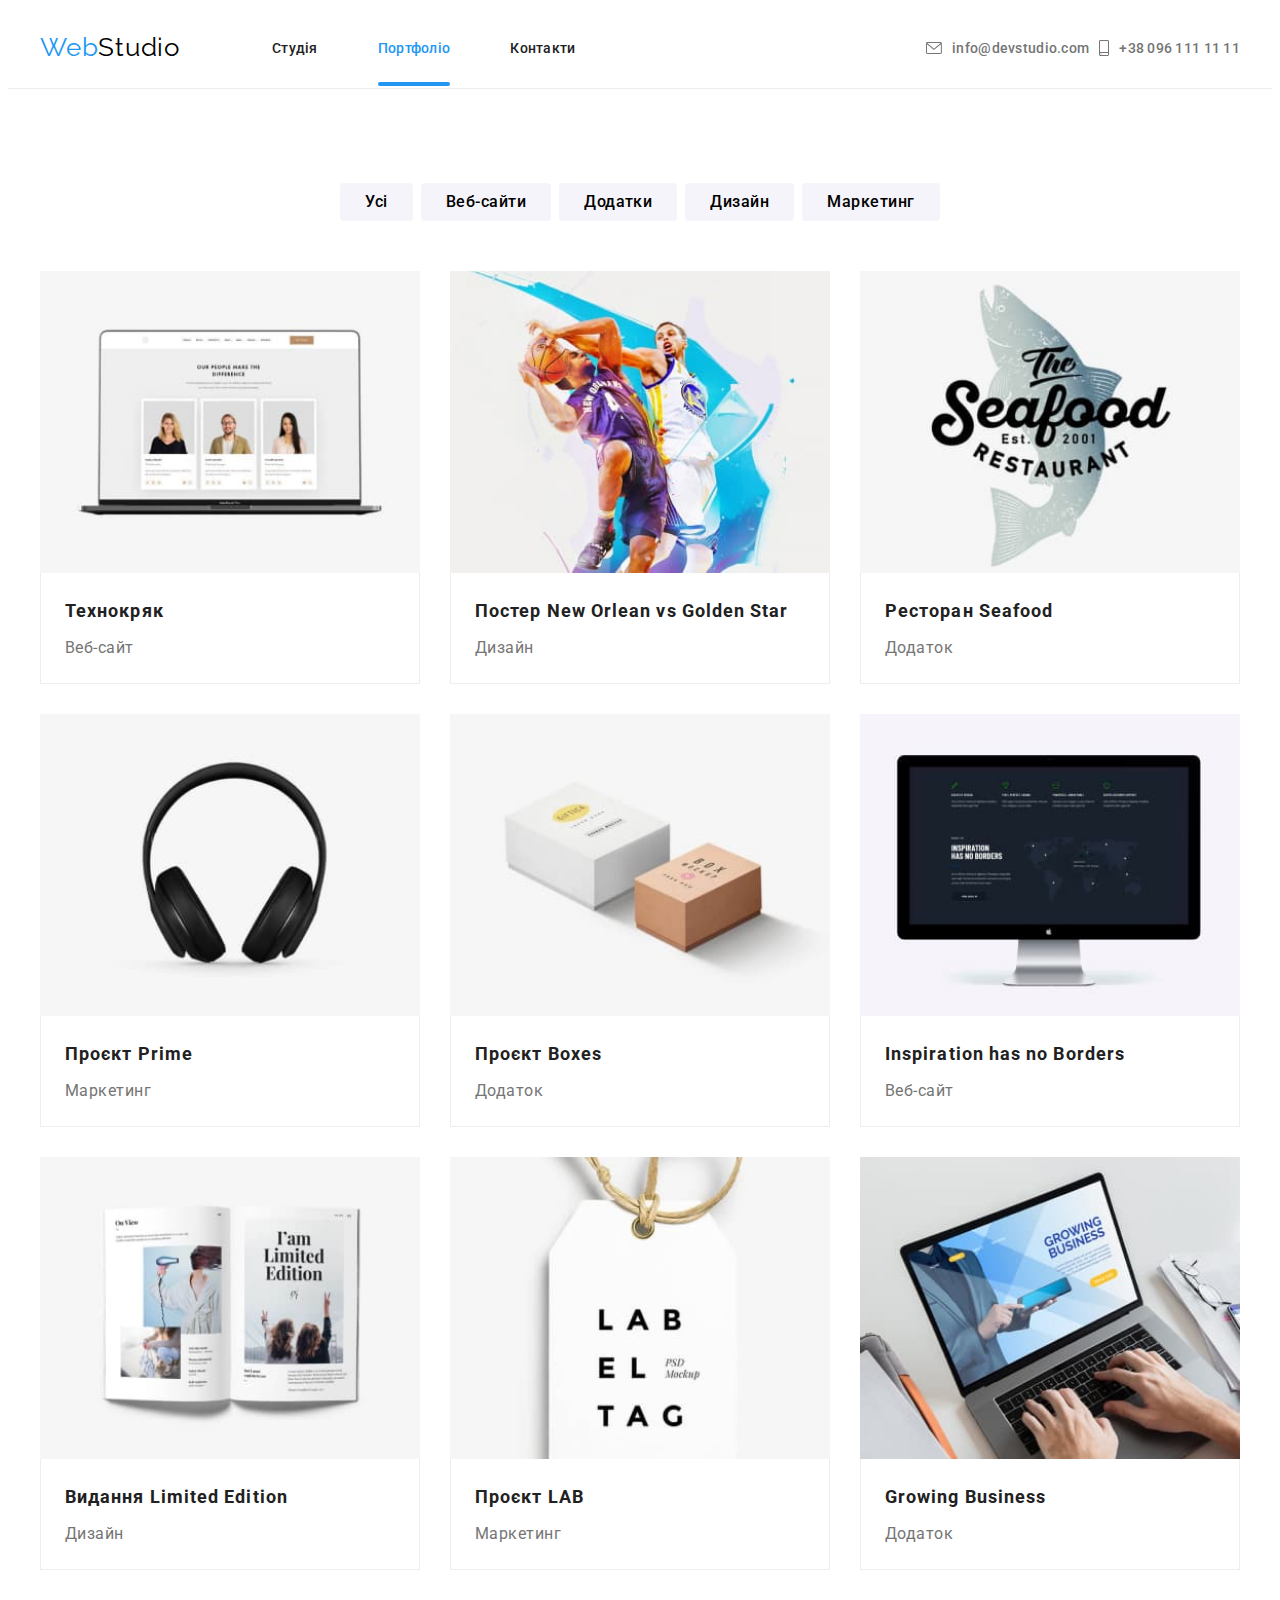
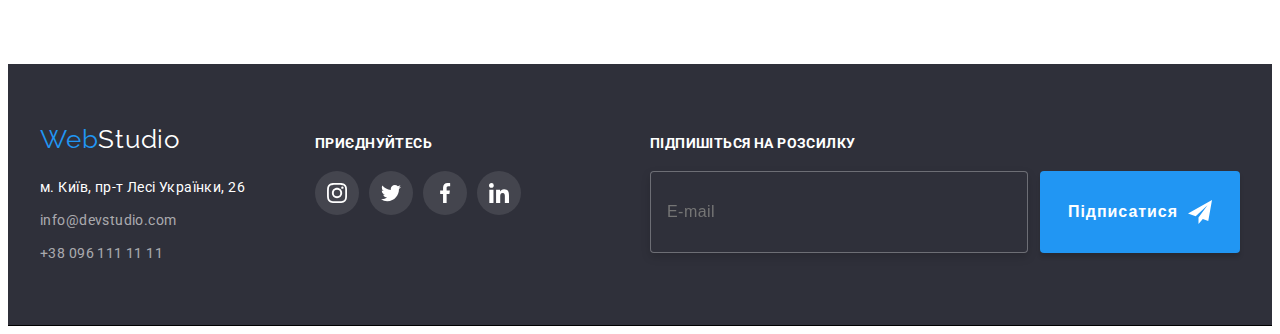
<file: portfolio.html>
<!DOCTYPE html>
<html lang="uk">
<head>
    <meta charset="UTF-8">
    <meta http-equiv="X-UA-Compatible" content="IE=edge">
    <meta name="viewport" content="width=device-width, initial-scale=1.0">
    <title>Портфоліо</title>
    <link rel="preconnect" href="https://fonts.googleapis.com">
    <link rel="preconnect" href="https://fonts.gstatic.com" crossorigin>
    <link href="https://fonts.googleapis.com/css2?family=Raleway:wght@700&family=Roboto:wght@400;500;700;900&display=swap"
        rel="stylesheet">

    <link rel="stylesheet" href="https://cdnjs.cloudflare.com/ajax/libs/modern-normalize/1.1.0/modern-normalize.min.css"
        integrity="sha512-wpPYUAdjBVSE4KJnH1VR1HeZfpl1ub8YT/NKx4PuQ5NmX2tKuGu6U/JRp5y+Y8XG2tV+wKQpNHVUX03MfMFn9Q=="
        crossorigin="anonymous" referrerpolicy="no-referrer" />

    <link rel="stylesheet" href="./css/main.min.css">

    <link rel="stylesheet" href="./css/styles.css">

</head>

<body class="page">

    <!--Шапка сайту-->
    
    <header class="page__header">
        <div class="container header-container">
            <nav class="nav">
                <a class="logo" href="./index.html"><span lang="en" class="logospan">Web</span>Studio</a>

                <ul class="nav__list list">
                    <li class="nav__item">
                        <a class="nav__link link" href="./index.html">Студія</a>
                    </li>
                    <li class="nav__item">
                        <a class="nav__link link current" href="./portfolio.html">Портфоліо</a>
                    </li>
                    <li class="nav__item">
                        <a class="nav__link link" href="/">Контакти</a>
                    </li>
                </ul>
            </nav>
    
        <ul class="auth-nav list">
            <li class="auth-nav__item">
                <a class="auth-nav__link link" href="mailto:info@devstudio.com">
                    <svg class="auth-nav__icon" width="16" height="12">
                        <use href="./images/icons.svg#mail"></use>
                    </svg>
                    info@devstudio.com</a>
            </li>
            <li class="auth-nav__item">
                <a class="auth-nav__link link" href="tel:+380961111111">
                    <svg class="auth-nav__icon" width="10" height="16">
                        <use href="./images/icons.svg#phone"></use>
                    </svg>
                    +38 096 111 11 11</a>
            </li>
        </ul>
        </div>
        </header>

    <main>

        <!--Портфоліо-->
        
        <section class="section portfolio">
            <div class="container">
            <h1 class="visually-hidden">Портфоліо</h1>

        <!--Фільтр-->
          
        <ul class="wrap list">
            <li>
                <button type="button" class="btn2">Усі</button>
            </li>
            <li>
                <button type="button" class="btn2">Веб-сайти</button>
            </li>
            <li>
                <button type="button" class="btn2">Додатки</button>
                </li>
            <li>
                <button type="button" class="btn2">Дизайн</button>
                </li>
            <li>
                <button type="button" class="btn2">Маркетинг</button>
            </li>
        </ul>
        

        <ul class="portfolio-1 list">
            <li class="portfolio-item">
                <a class="portfolio-link" href="/">
                    <div class="portfolio-thumb">
                        <img src="./images/portfolio/project1.jpg" alt="Фото людей та іх контакти" width="370" height="294">
                        <div class="overlay">
                            <p class="overlay-desc">
                                Ресурс пропонує комплексні пропозиції з різним рівнем функціоналу та сервісів. Все це дозволить відвідувачу
                                отримати
                                вичерпні відомості про компанію чи приватну особу.
                            </p>
                        </div>
                    </div>
                    <div class="portfolio-item-item">
                        <h2 class="portfolio-item-title">Технокряк</h2>
                        <p class="portfolio-text">Веб-сайт</p>
                    </div>
                </a>            
            </li>
            <li class="portfolio-item">
                <a class="portfolio-link" href="/">
                    <div class="portfolio-thumb">
                        <img src="./images/portfolio/project2.jpg" alt="Два баскетболісти з м'ячем у стрибку" width="370" height="294">
                        <div class="overlay">
                            <p class="overlay-desc">
                                Ресурс пропонує комплексні пропозиції з різним рівнем функціоналу та сервісів. Все це дозволить відвідувачу
                                отримати
                                вичерпні відомості про компанію чи приватну особу.
                            </p>
                        </div>
                    </div>
                    <div class="portfolio-item-item">
                        <h2 class="portfolio-item-title">Постер <span lang="en">New Orlean vs Golden Star</span> </h2>
                        <p class="portfolio-text">Дизайн</p>
                    </div>
                </a>                
            </li>
            <li class="portfolio-item">
                <a class="portfolio-link" href="/">
                    <div class="portfolio-thumb">
                        <img src="./images/portfolio/project3.jpg" alt="Вивіска морського ресторану з рибою" width="370" height="294">
                        <div class="overlay">
                            <p class="overlay-desc">
                                Ресурс пропонує комплексні пропозиції з різним рівнем функціоналу та сервісів. Все це дозволить відвідувачу
                                отримати
                                вичерпні відомості про компанію чи приватну особу.
                            </p>
                        </div>
                    </div>
                    <div class="portfolio-item-item">
                        <h2 class="portfolio-item-title">Ресторан <span lang="en">Seafood</span></h2>
                        <p class="portfolio-text">Додаток</p>
                    </div>
                </a>                
            </li>
            <li class="portfolio-item">
                <a class="portfolio-link" href="/">
                    <div class="portfolio-thumb">
                        <img src="./images/portfolio/project4.jpg" alt="Навушники" width="370" height="294">
                        <div class="overlay">
                            <p class="overlay-desc">
                                Ресурс пропонує комплексні пропозиції з різним рівнем функціоналу та сервісів. Все це дозволить відвідувачу
                                отримати
                                вичерпні відомості про компанію чи приватну особу.
                            </p>
                        </div>
                    </div>
                    <div class="portfolio-item-item">
                        <h2 class="portfolio-item-title">Проєкт <span lang="en">Prime</span></h2>
                        <p class="portfolio-text">Маркетинг</p>
                    </div>
                </a>                
            </li>
            <li class="portfolio-item">
                <a class="portfolio-link" href="/">
                    <div class="portfolio-thumb">
                        <img src="./images/portfolio/project5.jpg" alt="Дві коробки, біла та бежева" width="370" height="294">
                        <div class="overlay">
                            <p class="overlay-desc">
                                Ресурс пропонує комплексні пропозиції з різним рівнем функціоналу та сервісів. Все це дозволить відвідувачу
                                отримати
                                вичерпні відомості про компанію чи приватну особу.
                            </p>
                        </div>
                    </div>
                    <div class="portfolio-item-item">
                        <h2 class="portfolio-item-title">Проєкт <span lang="en">Boxes</span></h2>
                        <p class="portfolio-text">Додаток</p>
                    </div>
                </a>                
            </li>
            <li class="portfolio-item">
                <a class="portfolio-link" href="/">
                    <div class="portfolio-thumb">
                        <img src="./images/portfolio/project6.jpg" alt="Моноблок" width="370" height="294">
                        <div class="overlay">
                            <p class="overlay-desc">
                                Ресурс пропонує комплексні пропозиції з різним рівнем функціоналу та сервісів. Все це дозволить відвідувачу
                                отримати
                                вичерпні відомості про компанію чи приватну особу.
                            </p>
                        </div>
                    </div>
                    <div class="portfolio-item-item">
                        <h2 class="portfolio-item-title" lang="en">Inspiration has no Borders</h2>
                        <p class="portfolio-text">Веб-сайт</p>
                    </div>
                </a>                
            </li>
            <li class="portfolio-item">
                <a class="portfolio-link" href="/">
                    <div class="portfolio-thumb">
                        <img src="./images/portfolio/project7.jpg" alt="Розкритий журнал" width="370" height="294">
                        <div class="overlay">
                            <p class="overlay-desc">
                                Ресурс пропонує комплексні пропозиції з різним рівнем функціоналу та сервісів. Все це дозволить відвідувачу
                                отримати
                                вичерпні відомості про компанію чи приватну особу.
                            </p>
                        </div>
                    </div>
                    <div class="portfolio-item-item">
                        <h2 class="portfolio-item-title">Видання <span lang="en">Limited Edition</span></h2>
                        <p class="portfolio-text">Дизайн</p>
                    </div>
                </a>               
            </li>
            <li class="portfolio-item">
                <a class="portfolio-link" href="/">
                    <div class="portfolio-thumb">
                        <img src="./images/portfolio/project8.jpg" alt="Бірка" width="370" height="294">
                        <div class="overlay">
                            <p class="overlay-desc">
                                Ресурс пропонує комплексні пропозиції з різним рівнем функціоналу та сервісів. Все це дозволить відвідувачу
                                отримати
                                вичерпні відомості про компанію чи приватну особу.
                            </p>
                        </div>
                    </div>
                    <div class="portfolio-item-item">
                        <h2 class="portfolio-item-title">Проєкт <span lang="en">LAB</span></h2>
                        <p class="portfolio-text">Маркетинг</p>
                    </div>
                </a>                
            </li>
            <li class="portfolio-item">
                <a class="portfolio-link" href="/">
                    <div class="portfolio-thumb">
                        <img src="./images/portfolio/project9.jpg" alt="Ноутбук" width="370" height="294">
                        <div class="overlay">
                            <p class="overlay-desc">
                                Ресурс пропонує комплексні пропозиції з різним рівнем функціоналу та сервісів. Все це дозволить відвідувачу
                                отримати
                                вичерпні відомості про компанію чи приватну особу.
                            </p>
                        </div>
                    </div>
                    <div class="portfolio-item-item">
                        <h2 class="portfolio-item-title" lang="en">Growing Business</h2>
                        <p class="portfolio-text">Додаток</p>
                    </div>
                </a>                
            </li>
        </ul>
        </div>
        </section>

    </main>

    <!--Підвал-->
    <footer class="footer">
        <div class="container-footer container">
            <div class="contact-footer">
                <a class="logo2" href="./index.html"><span lang="en" class="logospan">Web</span>Studio</a>
                <address class="footer-address">
                    <p class="footer-text">м. Київ, пр-т Лесі Українки, 26</p>
                    <ul class="address-list list">
                        <li class="footer-item">
                            <a class="contacts-link link" href="mailto:info@devstudio.com">
                                info@devstudio.com</a>
                        </li>
                        <li class="footer-item">
                            <a class="contacts-link link" href="tel:+380961111111">+38 096 111 11 11</a>
                        </li>
                    </ul>
                </address>
            </div>
    
            <div class="social-footer">
                <p class="social-footer-text">Приєднуйтесь</p>
                <ul class="socials-footer-list list">
                    <li class="social-footer-item">
                        <a class="socials-footer-link link" href="https://instagram.com" target="_blank"
                            rel="noopener noreferrer" aria-label="Instagram">
                            <svg class="socials-footer-icon" width="20" height="20">
                                <use href="./images/icons.svg#instagram"></use>
                            </svg>
                        </a>
                    </li>
                    <li class="social-item">
                        <a class="socials-footer-link link" href="https://twitter.com" target="_blank"
                            rel="noopener noreferrer" aria-label="Twitter">
                            <svg class="socials-footer-icon" width="20" height="20">
                                <use href="./images/icons.svg#twitter"></use>
                            </svg>
                        </a>
                    </li>
                    <li class="social-item">
                        <a class="socials-footer-link link" href="https://facebook.com" target="_blank"
                            rel="noopener noreferrer" aria-label="Facebook">
                            <svg class="socials-footer-icon" width="20" height="20">
                                <use href="./images/icons.svg#facebook"></use>
                            </svg>
                        </a>
                    </li>
                    <li class="social-item">
                        <a class="socials-footer-link link" href="https://linkedin.com" target="_blank"
                            rel="noopener noreferrer" aria-label="Linkedin">
                            <svg class="socials-footer-icon" width="20" height="20">
                                <use href="./images/icons.svg#linkedin"></use>
                            </svg>
                        </a>
                    </li>
                </ul>
            </div>
    
            <div class="social-form">
                <p class="social-form-text">Підпишіться на розсилку</p>
                <form class="subs-form" name="subs-form">
                    <label class="subs-form-field">
                        <input class="subs-form-input" type="email" name="user-email" placeholder="E-mail" required>
                    </label>
    
                    <button class="subs-btn" type="submit">Підписатися
                        <svg class="subs-btn-icon" width="24" height="24">
                            <use href="./images/icons.svg#iconsend"></use>
                        </svg>
                    </button>
    
                </form>
            </div>
        </div>
    
    </footer>


</body>
</html>
</file>
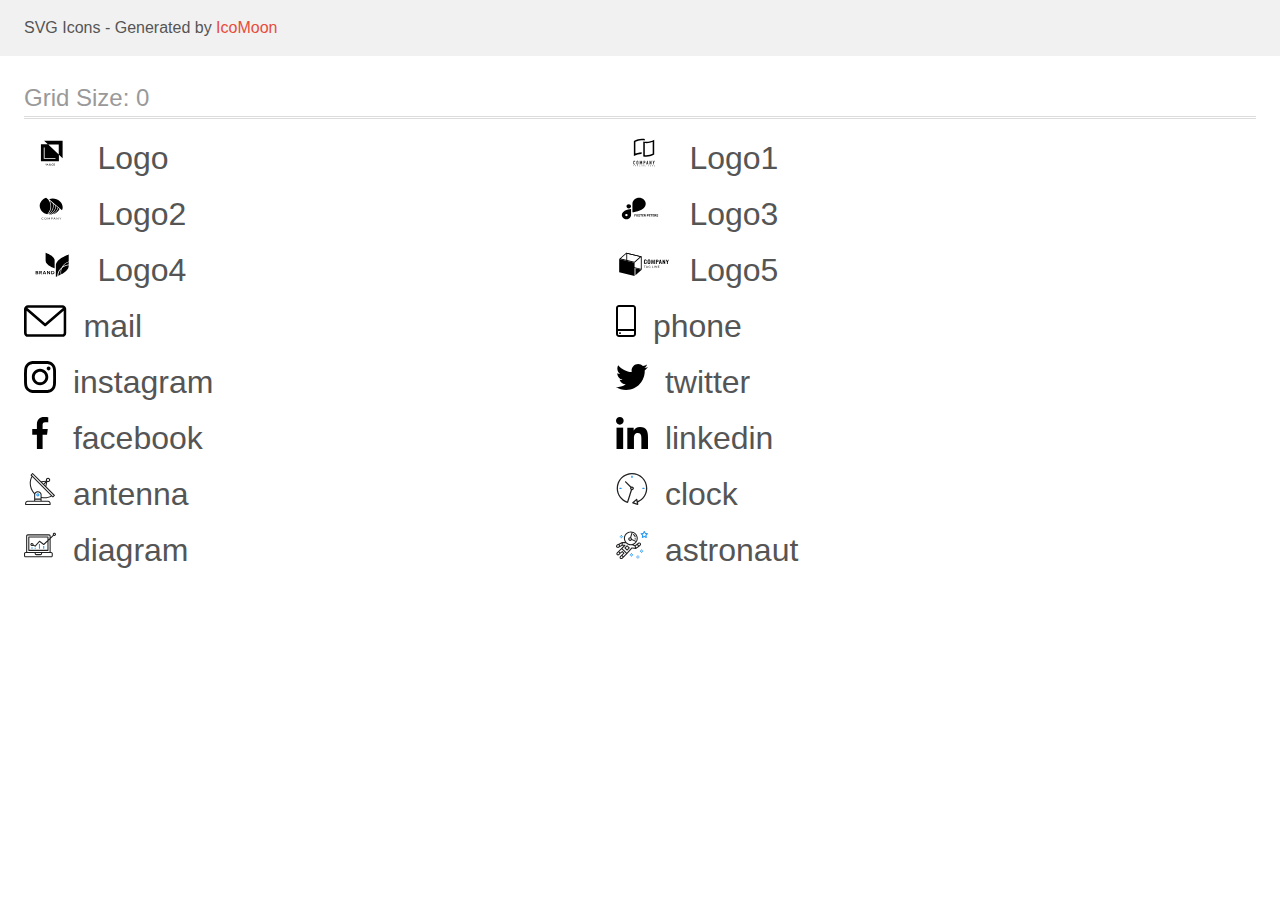
<file: images/icons/icomoon/demo.html>
<!doctype html>
<html>
<head>
    <title>IcoMoon - SVG Icons</title>
    <meta charset="utf-8">
    <meta name="viewport" content="width=device-width, initial-scale=1">
    <link rel="stylesheet" href="demo-files/demo.css">
    <link rel="stylesheet" href="style.css">
</head>
<body>
<svg aria-hidden="true" style="position: absolute; width: 0; height: 0; overflow: hidden;" version="1.1" xmlns="http://www.w3.org/2000/svg" xmlns:xlink="http://www.w3.org/1999/xlink">
<defs>
<symbol id="Logo" viewBox="0 0 57 32">
<path d="M20.267 3.733l3.738 3.538-6.938-0.004v17.166h18.133v-6.564l3.733 3.534v-17.671h-18.667zM35.036 17.455l-10.597-10.032h10.597v10.032zM31.746 21.923h-11.81v-11.545h0.835v10.764h10.975v0.782zM22.725 26.72l-0.436 0.898-0.436-0.898h-0.366l0.637 1.198v0.698h0.331v-0.698l0.635-1.198h-0.365zM23.273 28.615l0.154-0.441h0.734l0.155 0.441h0.344l-0.717-1.896h-0.296l-0.716 1.896h0.342zM23.794 27.122l0.275 0.786h-0.549l0.275-0.786zM25.531 27.863c-0.048 0.073-0.072 0.153-0.072 0.241 0 0.16 0.056 0.29 0.168 0.389s0.263 0.148 0.451 0.148 0.349-0.051 0.484-0.152l0.107 0.126h0.367l-0.279-0.329c0.109-0.149 0.164-0.341 0.164-0.574h-0.275c0 0.128-0.026 0.243-0.079 0.348l-0.366-0.432 0.129-0.094c0.091-0.066 0.157-0.132 0.197-0.198s0.060-0.14 0.060-0.219c0-0.12-0.044-0.22-0.133-0.301s-0.201-0.122-0.339-0.122c-0.153 0-0.274 0.043-0.365 0.13s-0.135 0.203-0.135 0.352c0 0.061 0.014 0.124 0.043 0.189s0.081 0.144 0.155 0.237c-0.141 0.101-0.235 0.188-0.283 0.262zM26.386 28.282c-0.093 0.071-0.193 0.107-0.299 0.107-0.095 0-0.17-0.027-0.227-0.082s-0.085-0.126-0.085-0.214c0-0.102 0.052-0.192 0.156-0.271l0.040-0.029 0.414 0.488zM26.046 27.442c-0.089-0.11-0.134-0.202-0.134-0.275 0-0.063 0.018-0.116 0.055-0.158s0.085-0.063 0.147-0.063c0.057 0 0.105 0.018 0.142 0.053s0.056 0.077 0.056 0.126c0 0.075-0.027 0.136-0.081 0.184l-0.040 0.033-0.145 0.099zM29.132 28.472c0.13-0.114 0.205-0.272 0.224-0.474h-0.328c-0.017 0.135-0.059 0.232-0.124 0.29s-0.162 0.087-0.292 0.087c-0.142 0-0.249-0.054-0.323-0.161s-0.109-0.264-0.109-0.469v-0.168c0.002-0.202 0.041-0.355 0.117-0.46s0.188-0.158 0.331-0.158c0.123 0 0.217 0.030 0.28 0.091s0.104 0.158 0.12 0.294h0.328c-0.021-0.207-0.095-0.368-0.223-0.482s-0.296-0.171-0.505-0.171c-0.155 0-0.293 0.037-0.411 0.111s-0.209 0.179-0.272 0.315c-0.063 0.136-0.095 0.294-0.095 0.473v0.177c0.003 0.174 0.035 0.328 0.098 0.46s0.151 0.234 0.266 0.306c0.115 0.071 0.249 0.107 0.4 0.107 0.216 0 0.389-0.056 0.52-0.169zM31.068 28.206c0.064-0.141 0.096-0.304 0.096-0.49v-0.105c-0.001-0.185-0.034-0.347-0.099-0.486s-0.158-0.247-0.277-0.32c-0.119-0.075-0.256-0.112-0.41-0.112s-0.292 0.038-0.411 0.113c-0.119 0.075-0.211 0.183-0.277 0.324s-0.098 0.305-0.098 0.49v0.107c0.001 0.181 0.034 0.342 0.099 0.48s0.159 0.246 0.279 0.322c0.121 0.075 0.258 0.112 0.411 0.112 0.155 0 0.293-0.037 0.411-0.112s0.212-0.183 0.276-0.323zM30.716 27.135c0.080 0.112 0.12 0.273 0.12 0.483v0.099c0 0.214-0.040 0.376-0.119 0.487s-0.19 0.167-0.336 0.167c-0.144 0-0.257-0.057-0.339-0.171s-0.121-0.275-0.121-0.483v-0.109c0.002-0.204 0.043-0.362 0.122-0.473s0.192-0.168 0.335-0.168c0.146 0 0.258 0.056 0.337 0.168z"></path>
</symbol>
<symbol id="Logo1" viewBox="0 0 57 32">
<path d="M26.727 3.165h-0.073c-0.112-0.007-0.224-0.010-0.336-0.012v0h-0.243c-0.212 0-0.428 0.005-0.642 0.016-0.016-0.001-0.032-0.001-0.049 0-1.944 0.11-3.848 0.596-5.609 1.431l-0.231 0.111v11.809l0.54-0.183c0.474-0.163 0.978-0.309 1.5-0.445 1.411-0.362 2.861-0.555 4.317-0.574v1.551c-0.193 0.001-0.38 0.007-0.568 0.016h-0.045c-1.121 0.061-2.233 0.232-3.322 0.51-1.378 0.345-2.708 0.863-3.957 1.542v-15.145c1.298-0.757 2.695-1.325 4.151-1.688 1.278-0.33 2.593-0.5 3.913-0.504h0.228c0.273 0.007 0.538 0.019 0.788 0.038 0.658 0.046 1.31 0.15 1.95 0.311v1.527c-0.621-0.145-1.253-0.24-1.889-0.285-0.013-0.001-0.026-0.002-0.039-0.003-0.132-0.011-0.263-0.022-0.386-0.022zM29.415 4.726c0.339 0.026 0.689 0.038 1.044 0.038 1.388-0.005 2.769-0.182 4.114-0.528 1.378-0.346 2.706-0.865 3.956-1.543v14.875c-1.298 0.756-2.696 1.325-4.153 1.688-1.279 0.329-2.593 0.498-3.913 0.503-1 0.008-1.997-0.11-2.968-0.35v-14.971c0.229 0.053 0.465 0.102 0.706 0.142 0.394 0.066 0.81 0.115 1.214 0.145zM36.985 4.841l-0.54 0.182c-0.497 0.167-0.997 0.316-1.5 0.449-1.465 0.377-2.971 0.57-4.483 0.575-0.352 0-0.676-0.010-0.989-0.030l-0.43-0.028v12.148l0.37 0.033c0.343 0.030 0.696 0.045 1.052 0.045 1.191-0.005 2.377-0.159 3.531-0.457 0.95-0.238 1.874-0.57 2.759-0.991l0.231-0.111v-11.813z"></path>
<path d="M19.060 24.113c-0.078-0.080-0.171-0.144-0.274-0.186s-0.214-0.061-0.326-0.057c-0.119-0.002-0.237 0.021-0.347 0.065-0.101 0.040-0.193 0.101-0.27 0.178s-0.135 0.17-0.174 0.271c-0.042 0.107-0.063 0.22-0.062 0.335v2.023c-0.005 0.143 0.022 0.284 0.080 0.415 0.048 0.104 0.117 0.196 0.202 0.271 0.081 0.068 0.176 0.117 0.278 0.144 0.098 0.028 0.2 0.042 0.302 0.042 0.113 0.001 0.224-0.023 0.326-0.070 0.101-0.044 0.193-0.108 0.27-0.187 0.075-0.079 0.135-0.171 0.177-0.271 0.043-0.102 0.065-0.212 0.065-0.323v-0.226h-0.529v0.18c0.002 0.062-0.009 0.123-0.031 0.18-0.017 0.043-0.043 0.082-0.077 0.114-0.033 0.026-0.070 0.046-0.111 0.058-0.036 0.012-0.073 0.018-0.111 0.019-0.047 0.006-0.095-0.002-0.139-0.021s-0.081-0.049-0.11-0.088c-0.050-0.081-0.074-0.176-0.070-0.271v-1.887c-0.003-0.105 0.019-0.208 0.065-0.302 0.027-0.043 0.066-0.077 0.112-0.098s0.097-0.030 0.147-0.024c0.046-0.002 0.091 0.008 0.132 0.028s0.077 0.049 0.104 0.086c0.059 0.078 0.090 0.173 0.088 0.271v0.175h0.524v-0.206c0.001-0.121-0.021-0.241-0.065-0.354-0.039-0.106-0.099-0.203-0.177-0.285z"></path>
<path d="M22.202 24.090c-0.169-0.142-0.381-0.221-0.602-0.222-0.108 0-0.215 0.020-0.316 0.057-0.103 0.037-0.198 0.093-0.279 0.165-0.088 0.079-0.158 0.175-0.205 0.283-0.053 0.124-0.079 0.257-0.077 0.392v1.941c-0.004 0.137 0.023 0.272 0.077 0.397 0.048 0.104 0.118 0.197 0.205 0.271 0.081 0.075 0.176 0.133 0.279 0.171 0.101 0.037 0.208 0.056 0.316 0.057s0.215-0.020 0.316-0.057c0.105-0.038 0.202-0.096 0.286-0.171 0.084-0.076 0.152-0.168 0.2-0.271 0.054-0.125 0.081-0.261 0.077-0.397v-1.941c0.003-0.135-0.024-0.268-0.077-0.392-0.047-0.107-0.115-0.203-0.2-0.283zM21.955 26.706c0.004 0.052-0.003 0.104-0.021 0.152s-0.047 0.092-0.084 0.128c-0.070 0.059-0.158 0.091-0.249 0.091s-0.179-0.032-0.249-0.091c-0.037-0.036-0.066-0.080-0.084-0.128s-0.025-0.101-0.021-0.152v-1.941c-0.004-0.052 0.003-0.104 0.021-0.152s0.047-0.092 0.084-0.128c0.070-0.059 0.158-0.091 0.249-0.091s0.179 0.032 0.249 0.091c0.037 0.036 0.066 0.080 0.084 0.128s0.025 0.101 0.021 0.152v1.941z"></path>
<path d="M26.329 27.573v-3.674h-0.509l-0.668 1.945h-0.009l-0.673-1.945h-0.503v3.674h0.525v-2.235h0.009l0.514 1.58h0.262l0.518-1.58h0.009v2.235h0.525z"></path>
<path d="M29.311 24.157c-0.081-0.091-0.183-0.16-0.297-0.201-0.123-0.040-0.251-0.059-0.38-0.057h-0.78v3.674h0.523v-1.435h0.27c0.163 0.007 0.326-0.027 0.472-0.1 0.119-0.066 0.218-0.163 0.287-0.281 0.061-0.098 0.101-0.206 0.12-0.32 0.021-0.138 0.030-0.278 0.028-0.418 0.005-0.176-0.012-0.353-0.051-0.525-0.035-0.127-0.101-0.243-0.193-0.338zM29.041 25.277c-0.002 0.067-0.019 0.132-0.049 0.191-0.030 0.056-0.077 0.102-0.135 0.129-0.078 0.035-0.162 0.050-0.247 0.046h-0.239v-1.249h0.27c0.081-0.004 0.162 0.012 0.236 0.046 0.054 0.031 0.097 0.079 0.123 0.136 0.029 0.065 0.044 0.134 0.046 0.205 0 0.077 0 0.159 0 0.244s0.005 0.174 0 0.252h-0.005z"></path>
<path d="M31.791 23.899h-0.429l-0.809 3.674h0.523l0.154-0.789h0.714l0.154 0.789h0.524l-0.83-3.674zM31.308 26.283l0.258-1.332h0.009l0.256 1.332h-0.524z"></path>
<path d="M35.173 26.112h-0.009l-0.791-2.213h-0.503v3.674h0.523v-2.209h0.011l0.8 2.209h0.492v-3.674h-0.523v2.213z"></path>
<path d="M38.372 23.899l-0.421 1.461h-0.011l-0.421-1.461h-0.554l0.719 2.121v1.553h0.524v-1.553l0.719-2.121h-0.554z"></path>
<path d="M17.6 28.61h0.252v0.708h0.171v-0.708h0.251v-0.145h-0.675v0.145z"></path>
<path d="M19.721 28.465l-0.331 0.853h0.182l0.070-0.194h0.34l0.073 0.194h0.186l-0.339-0.853h-0.182zM19.694 28.981l0.116-0.316 0.116 0.316h-0.232z"></path>
<path d="M21.818 29.004h0.197v0.11c-0.058 0.046-0.129 0.071-0.202 0.072-0.034 0.002-0.069-0.004-0.1-0.019s-0.059-0.036-0.081-0.063c-0.045-0.065-0.068-0.143-0.063-0.222 0-0.19 0.082-0.285 0.246-0.285 0.043-0.004 0.086 0.007 0.121 0.032s0.061 0.062 0.072 0.104l0.169-0.033c-0.036-0.167-0.156-0.251-0.362-0.251-0.11-0.003-0.216 0.036-0.298 0.11-0.043 0.042-0.076 0.094-0.097 0.15s-0.030 0.117-0.025 0.178c-0.005 0.117 0.034 0.231 0.109 0.32 0.042 0.043 0.092 0.077 0.148 0.098s0.116 0.031 0.176 0.027c0.134 0.004 0.263-0.045 0.362-0.136v-0.336h-0.37v0.144z"></path>
<path d="M23.959 28.465h-0.173v0.853h0.598v-0.145h-0.425v-0.708z"></path>
<path d="M25.769 28.465h-0.173v0.853h0.173v-0.853z"></path>
<path d="M27.539 29.035l-0.349-0.57h-0.167v0.853h0.161v-0.557l0.343 0.557h0.171v-0.853h-0.158v0.57z"></path>
<path d="M29.14 28.943h0.425v-0.145h-0.425v-0.187h0.457v-0.145h-0.63v0.853h0.648v-0.145h-0.475v-0.231z"></path>
<path d="M33.020 28.802h-0.336v-0.336h-0.171v0.853h0.171v-0.373h0.336v0.373h0.171v-0.853h-0.171v0.336z"></path>
<path d="M34.629 28.943h0.426v-0.145h-0.426v-0.187h0.459v-0.145h-0.63v0.853h0.646v-0.145h-0.475v-0.231z"></path>
<path d="M36.812 28.943c0.148-0.023 0.224-0.102 0.224-0.237 0.004-0.036-0.001-0.073-0.016-0.106s-0.038-0.062-0.068-0.083c-0.077-0.039-0.163-0.056-0.25-0.050h-0.362v0.853h0.171v-0.357h0.034c0.037-0.002 0.073 0.004 0.107 0.019 0.025 0.015 0.046 0.037 0.061 0.062l0.186 0.271h0.205l-0.104-0.167c-0.046-0.082-0.111-0.153-0.189-0.205zM36.64 28.825h-0.127v-0.214h0.135c0.059-0.005 0.118 0.002 0.174 0.020 0.012 0.011 0.022 0.025 0.029 0.040s0.009 0.032 0.009 0.049c-0.001 0.017-0.005 0.033-0.013 0.048s-0.019 0.027-0.032 0.037c-0.056 0.017-0.115 0.024-0.174 0.020z"></path>
<path d="M38.458 28.943h0.425v-0.145h-0.425v-0.187h0.459v-0.145h-0.631v0.853h0.648v-0.145h-0.475v-0.231z"></path>
</symbol>
<symbol id="Logo2" viewBox="0 0 57 32">
<path d="M19.417 26.187c0.008 0 0.017 0.002 0.025 0.005s0.015 0.007 0.020 0.013l0.116 0.111c-0.090 0.090-0.202 0.162-0.327 0.211-0.147 0.053-0.305 0.079-0.464 0.076-0.149 0.003-0.298-0.021-0.436-0.071-0.125-0.045-0.237-0.113-0.329-0.2-0.094-0.089-0.166-0.194-0.212-0.308-0.051-0.127-0.076-0.261-0.074-0.396-0.002-0.135 0.025-0.27 0.080-0.397 0.051-0.115 0.127-0.22 0.225-0.308 0.099-0.087 0.218-0.155 0.349-0.201 0.143-0.048 0.296-0.072 0.449-0.071 0.143-0.003 0.285 0.019 0.417 0.064 0.115 0.043 0.221 0.104 0.313 0.178l-0.097 0.119c-0.007 0.008-0.015 0.016-0.025 0.021-0.012 0.007-0.025 0.010-0.039 0.009-0.015-0.001-0.030-0.005-0.042-0.013l-0.052-0.032-0.073-0.040c-0.031-0.015-0.064-0.028-0.097-0.039-0.043-0.013-0.087-0.024-0.132-0.032-0.057-0.009-0.115-0.013-0.173-0.013-0.111-0.001-0.22 0.017-0.323 0.053-0.096 0.034-0.182 0.084-0.253 0.149-0.073 0.069-0.128 0.15-0.164 0.238-0.041 0.101-0.061 0.207-0.060 0.313-0.002 0.108 0.018 0.216 0.060 0.318 0.035 0.087 0.090 0.167 0.161 0.236 0.067 0.064 0.149 0.114 0.241 0.147 0.095 0.034 0.197 0.051 0.3 0.050 0.059 0.001 0.119-0.003 0.177-0.010 0.096-0.010 0.188-0.039 0.269-0.085 0.041-0.023 0.079-0.049 0.115-0.078 0.015-0.012 0.035-0.020 0.055-0.020z"></path>
<path d="M22.776 25.629c0.002 0.134-0.025 0.267-0.078 0.393-0.047 0.114-0.122 0.218-0.219 0.305s-0.214 0.155-0.344 0.2c-0.285 0.094-0.599 0.094-0.884 0-0.129-0.046-0.245-0.114-0.342-0.201-0.097-0.089-0.172-0.194-0.221-0.308-0.105-0.255-0.105-0.533 0-0.787 0.050-0.115 0.125-0.22 0.221-0.31 0.097-0.084 0.214-0.15 0.342-0.193 0.284-0.096 0.6-0.096 0.884 0 0.129 0.046 0.246 0.114 0.343 0.201 0.096 0.088 0.17 0.191 0.22 0.304 0.054 0.127 0.080 0.261 0.078 0.395zM22.47 25.629c0.002-0.107-0.016-0.214-0.055-0.316-0.033-0.087-0.086-0.168-0.156-0.236-0.068-0.065-0.152-0.116-0.246-0.149-0.207-0.069-0.436-0.069-0.643 0-0.094 0.033-0.178 0.084-0.246 0.149-0.071 0.068-0.125 0.149-0.157 0.236-0.074 0.206-0.074 0.426 0 0.632 0.033 0.087 0.086 0.168 0.157 0.236 0.068 0.065 0.152 0.115 0.246 0.148 0.207 0.067 0.435 0.067 0.643 0 0.093-0.033 0.177-0.083 0.246-0.148 0.070-0.069 0.123-0.149 0.156-0.236 0.039-0.102 0.058-0.209 0.055-0.316z"></path>
<path d="M25.067 25.96l0.030 0.071c0.012-0.025 0.022-0.048 0.033-0.071 0.011-0.024 0.024-0.047 0.038-0.070l0.743-1.174c0.015-0.020 0.028-0.033 0.042-0.037 0.020-0.005 0.040-0.007 0.061-0.006h0.22v1.909h-0.26v-1.404c0-0.018 0-0.038 0-0.059-0.001-0.022-0.001-0.044 0-0.066l-0.747 1.19c-0.009 0.018-0.025 0.033-0.044 0.043s-0.041 0.016-0.064 0.016h-0.042c-0.023 0-0.045-0.005-0.064-0.016s-0.034-0.026-0.044-0.044l-0.769-1.198c0 0.023 0 0.046 0 0.068s0 0.043 0 0.061v1.404h-0.252v-1.905h0.22c0.021-0.001 0.041 0.001 0.061 0.006 0.018 0.008 0.032 0.021 0.041 0.037l0.759 1.175c0.015 0.022 0.028 0.045 0.038 0.068z"></path>
<path d="M27.864 25.865v0.715h-0.291v-1.906h0.649c0.122-0.002 0.244 0.012 0.362 0.042 0.094 0.023 0.181 0.064 0.256 0.119 0.065 0.052 0.114 0.116 0.145 0.187 0.034 0.078 0.051 0.161 0.049 0.244 0.001 0.084-0.017 0.167-0.054 0.244-0.035 0.073-0.089 0.138-0.157 0.191-0.075 0.057-0.162 0.1-0.257 0.126-0.113 0.031-0.232 0.046-0.35 0.044l-0.352-0.005zM27.864 25.66h0.352c0.076 0.001 0.153-0.009 0.225-0.029 0.060-0.018 0.115-0.046 0.163-0.082 0.044-0.035 0.078-0.078 0.099-0.126 0.024-0.051 0.036-0.105 0.035-0.16 0.003-0.053-0.007-0.106-0.029-0.155s-0.057-0.094-0.102-0.13c-0.111-0.075-0.251-0.112-0.391-0.102h-0.352v0.786z"></path>
<path d="M31.772 26.583h-0.23c-0.023 0.001-0.046-0.006-0.064-0.018-0.017-0.012-0.029-0.027-0.038-0.044l-0.198-0.461h-0.993l-0.205 0.461c-0.008 0.017-0.020 0.032-0.036 0.043-0.018 0.013-0.042 0.020-0.065 0.019h-0.23l0.872-1.909h0.302l0.884 1.909zM30.333 25.874h0.82l-0.346-0.777c-0.026-0.058-0.048-0.118-0.065-0.179l-0.034 0.1c-0.010 0.030-0.022 0.058-0.032 0.081l-0.343 0.776z"></path>
<path d="M33.029 24.682c0.017 0.008 0.032 0.020 0.044 0.034l1.272 1.439c0-0.023 0-0.046 0-0.067s0-0.043 0-0.063v-1.352h0.26v1.909h-0.145c-0.021 0.001-0.041-0.003-0.060-0.011-0.018-0.009-0.034-0.021-0.047-0.035l-1.271-1.438c0.001 0.022 0.001 0.044 0 0.066 0 0.021 0 0.040 0 0.058v1.361h-0.26v-1.909h0.154c0.018-0 0.036 0.003 0.052 0.009z"></path>
<path d="M36.748 25.823v0.758h-0.291v-0.758l-0.804-1.15h0.26c0.022-0.001 0.045 0.005 0.063 0.016 0.016 0.012 0.029 0.027 0.039 0.043l0.503 0.742c0.020 0.032 0.038 0.061 0.052 0.088s0.026 0.054 0.036 0.081l0.038-0.082c0.014-0.030 0.031-0.059 0.049-0.087l0.496-0.747c0.010-0.015 0.023-0.028 0.038-0.040 0.017-0.013 0.040-0.020 0.063-0.019h0.263l-0.806 1.155z"></path>
<path d="M24.923 21.47c0.127 0.014 0.255 0.025 0.384 0.035 1.962-0.763 3.622-2.011 4.772-3.588s1.74-3.415 1.695-5.282l-2.162-1.879c0.44 1.988 0.234 4.043-0.594 5.935s-2.245 3.547-4.094 4.779z"></path>
<path d="M24.151 21.383l0.058 0.010c1.975-1.228 3.482-2.942 4.323-4.921s0.981-4.133 0.4-6.181l-3.080-2.676c1.246 2.2 1.747 4.661 1.446 7.098s-1.393 4.75-3.147 6.67z"></path>
<path d="M34.596 14.841c-0.523 2.052-1.794 3.902-3.624 5.276-0.534 0.404-1.111 0.763-1.722 1.074 1.49-0.38 2.859-1.053 4.003-1.966s2.030-2.042 2.592-3.3l-1.249-1.084z"></path>
<path d="M34.106 14.539l-1.778-1.545c-0.034 1.762-0.61 3.483-1.669 4.986s-2.562 2.731-4.352 3.559h0.009c0.399-0 0.798-0.021 1.194-0.062 1.673-0.593 3.151-1.537 4.303-2.748s1.94-2.65 2.295-4.189z"></path>
<path d="M24.409 6.486l-2.122-1.846c-1.897 0.637-3.528 1.756-4.68 3.212s-1.772 3.179-1.778 4.946v0c0.007 1.952 0.763 3.846 2.149 5.383s3.322 2.628 5.501 3.101c1.946-2.060 3.085-4.605 3.252-7.266s-0.647-5.299-2.323-7.53z"></path>
<path d="M39.008 14.255c-0.008-2.316-1.070-4.535-2.955-6.173s-4.439-2.561-7.105-2.567c-1.232-0.001-2.453 0.196-3.602 0.582l12.99 11.286c0.445-0.998 0.673-2.058 0.672-3.128z"></path>
</symbol>
<symbol id="Logo3" viewBox="0 0 57 32">
<path d="M12.878 11.255h-0.002c-1.279 0-2.316 0.921-2.316 2.058v0.001c0 1.137 1.037 2.058 2.316 2.058h0.002c1.279 0 2.316-0.921 2.316-2.058v-0.001c0-1.137-1.037-2.058-2.316-2.058z"></path>
<path d="M29.971 10.597c-0.004-1.579-0.711-3.092-1.967-4.208s-2.958-1.745-4.735-1.749v0c-1.777 0.003-3.48 0.631-4.737 1.748s-1.964 2.63-1.968 4.209v8.706c0 0 13.405-1.327 13.406-8.704v-0.001z"></path>
<path d="M5.867 22.16c0.003 1.098 0.496 2.151 1.369 2.928s2.058 1.215 3.294 1.218c1.236-0.003 2.42-0.441 3.294-1.218s1.366-1.829 1.37-2.927v-6.057c0 0-9.327 0.924-9.327 6.056zM10.53 23.245c-0.242 0-0.478-0.064-0.678-0.183s-0.357-0.289-0.45-0.487c-0.092-0.198-0.117-0.417-0.069-0.627s0.163-0.404 0.334-0.556c0.171-0.152 0.388-0.255 0.625-0.297s0.482-0.020 0.706 0.062c0.223 0.082 0.414 0.221 0.548 0.4s0.206 0.388 0.206 0.603c0.001 0.143-0.031 0.284-0.092 0.417s-0.151 0.252-0.264 0.353c-0.114 0.101-0.248 0.182-0.397 0.236s-0.308 0.083-0.468 0.083v-0.004z"></path>
<path d="M19.956 22.647h-0.9v0.93h-0.469v-2.275h1.481v0.38h-1.012v0.588h0.9v0.378zM22.209 22.491c0 0.224-0.040 0.42-0.119 0.589s-0.193 0.299-0.341 0.391c-0.147 0.092-0.316 0.137-0.506 0.137-0.189 0-0.357-0.045-0.505-0.136s-0.262-0.22-0.344-0.387c-0.081-0.169-0.122-0.363-0.123-0.581v-0.112c0-0.224 0.040-0.421 0.12-0.591 0.081-0.171 0.195-0.302 0.342-0.392 0.148-0.092 0.317-0.137 0.506-0.137s0.358 0.046 0.505 0.137c0.148 0.091 0.262 0.221 0.342 0.392 0.081 0.17 0.122 0.366 0.122 0.589v0.102zM21.734 22.388c0-0.238-0.043-0.42-0.128-0.544s-0.207-0.186-0.366-0.186c-0.157 0-0.279 0.061-0.364 0.184-0.085 0.122-0.129 0.301-0.13 0.538v0.111c0 0.232 0.043 0.412 0.128 0.541s0.208 0.192 0.369 0.192c0.157 0 0.278-0.061 0.363-0.184 0.084-0.124 0.127-0.304 0.128-0.541v-0.111zM23.73 22.98c0-0.089-0.031-0.156-0.094-0.203-0.063-0.048-0.175-0.098-0.337-0.15-0.163-0.053-0.291-0.105-0.386-0.156-0.258-0.14-0.387-0.328-0.387-0.564 0-0.123 0.034-0.232 0.103-0.328 0.070-0.097 0.169-0.172 0.298-0.227 0.13-0.054 0.276-0.081 0.438-0.081 0.163 0 0.307 0.030 0.434 0.089 0.127 0.058 0.226 0.141 0.295 0.248s0.106 0.229 0.106 0.366h-0.469c0-0.104-0.033-0.185-0.098-0.242s-0.158-0.087-0.277-0.087c-0.115 0-0.204 0.024-0.267 0.073-0.064 0.048-0.095 0.111-0.095 0.191 0 0.074 0.037 0.136 0.111 0.186 0.075 0.050 0.185 0.097 0.33 0.141 0.267 0.080 0.461 0.18 0.583 0.298s0.183 0.267 0.183 0.444c0 0.197-0.075 0.352-0.223 0.464-0.149 0.111-0.349 0.167-0.602 0.167-0.175 0-0.334-0.032-0.478-0.095-0.144-0.065-0.254-0.153-0.33-0.264s-0.113-0.241-0.113-0.388h0.47c0 0.251 0.15 0.377 0.45 0.377 0.111 0 0.198-0.022 0.261-0.067 0.063-0.046 0.094-0.109 0.094-0.191zM26.231 21.682h-0.697v1.895h-0.469v-1.895h-0.687v-0.38h1.853v0.38zM27.869 22.591h-0.9v0.609h1.056v0.377h-1.525v-2.275h1.522v0.38h-1.053v0.542h0.9v0.367zM29.142 22.744h-0.373v0.833h-0.469v-2.275h0.845c0.269 0 0.476 0.060 0.622 0.18s0.219 0.289 0.219 0.508c0 0.155-0.034 0.285-0.102 0.389-0.067 0.103-0.168 0.185-0.305 0.247l0.492 0.93v0.022h-0.503l-0.427-0.833zM28.769 22.365h0.378c0.118 0 0.209-0.030 0.273-0.089 0.065-0.060 0.097-0.143 0.097-0.248 0-0.107-0.031-0.192-0.092-0.253-0.060-0.061-0.154-0.092-0.28-0.092h-0.377v0.683zM31.609 22.775v0.802h-0.469v-2.275h0.887c0.171 0 0.321 0.031 0.45 0.094s0.23 0.152 0.3 0.267c0.070 0.115 0.105 0.245 0.105 0.392 0 0.223-0.077 0.399-0.23 0.528-0.152 0.128-0.363 0.192-0.633 0.192h-0.411zM31.609 22.396h0.419c0.124 0 0.218-0.029 0.283-0.088 0.066-0.058 0.098-0.142 0.098-0.25 0-0.111-0.033-0.202-0.098-0.27s-0.156-0.104-0.272-0.106h-0.43v0.714zM34.575 22.591h-0.9v0.609h1.056v0.377h-1.525v-2.275h1.522v0.38h-1.053v0.542h0.9v0.367zM36.75 21.682h-0.697v1.895h-0.469v-1.895h-0.688v-0.38h1.853v0.38zM38.387 22.591h-0.9v0.609h1.056v0.377h-1.525v-2.275h1.522v0.38h-1.053v0.542h0.9v0.367zM39.661 22.744h-0.373v0.833h-0.469v-2.275h0.845c0.269 0 0.476 0.060 0.622 0.18s0.219 0.289 0.219 0.508c0 0.155-0.034 0.285-0.102 0.389-0.067 0.103-0.168 0.185-0.305 0.247l0.492 0.93v0.022h-0.503l-0.427-0.833zM39.287 22.365h0.378c0.118 0 0.209-0.030 0.273-0.089 0.065-0.060 0.097-0.143 0.097-0.248 0-0.107-0.031-0.192-0.092-0.253-0.060-0.061-0.154-0.092-0.28-0.092h-0.377v0.683zM42.042 22.98c0-0.089-0.031-0.156-0.094-0.203-0.063-0.048-0.175-0.098-0.337-0.15-0.163-0.053-0.291-0.105-0.386-0.156-0.258-0.14-0.388-0.328-0.388-0.564 0-0.123 0.034-0.232 0.103-0.328 0.070-0.097 0.169-0.172 0.298-0.227 0.13-0.054 0.276-0.081 0.438-0.081 0.163 0 0.307 0.030 0.434 0.089 0.127 0.058 0.226 0.141 0.295 0.248 0.071 0.107 0.106 0.229 0.106 0.366h-0.469c0-0.104-0.033-0.185-0.098-0.242s-0.158-0.087-0.277-0.087c-0.115 0-0.204 0.024-0.267 0.073-0.064 0.048-0.095 0.111-0.095 0.191 0 0.074 0.037 0.136 0.111 0.186 0.075 0.050 0.185 0.097 0.33 0.141 0.267 0.080 0.461 0.18 0.583 0.298s0.183 0.267 0.183 0.444c0 0.197-0.074 0.352-0.223 0.464-0.149 0.111-0.349 0.167-0.602 0.167-0.175 0-0.334-0.032-0.478-0.095-0.144-0.065-0.254-0.153-0.33-0.264-0.075-0.111-0.112-0.241-0.112-0.388h0.47c0 0.251 0.15 0.377 0.45 0.377 0.111 0 0.198-0.022 0.261-0.067 0.063-0.046 0.094-0.109 0.094-0.191z"></path>
</symbol>
<symbol id="Logo4" viewBox="0 0 57 32">
<path d="M14.27 23.859c0.13 0.147 0.199 0.332 0.196 0.521 0.007 0.123-0.017 0.247-0.070 0.361s-0.132 0.216-0.233 0.297c-0.252 0.175-0.565 0.26-0.881 0.24h-1.549v-3.302h1.517c0.299-0.018 0.596 0.059 0.84 0.219 0.098 0.075 0.176 0.17 0.227 0.277s0.074 0.224 0.068 0.341c0.009 0.182-0.054 0.361-0.176 0.505-0.118 0.131-0.28 0.222-0.462 0.258 0.205 0.034 0.391 0.134 0.523 0.282zM12.454 23.36h0.648c0.147 0.010 0.294-0.029 0.412-0.11 0.049-0.040 0.087-0.090 0.111-0.146s0.034-0.116 0.028-0.176c0.005-0.060-0.005-0.12-0.029-0.175s-0.061-0.106-0.108-0.147c-0.122-0.083-0.273-0.123-0.425-0.111h-0.638v0.866zM13.578 24.627c0.052-0.041 0.093-0.093 0.12-0.151s0.038-0.121 0.034-0.184c0.004-0.064-0.008-0.127-0.035-0.186s-0.069-0.111-0.121-0.153c-0.127-0.086-0.283-0.128-0.44-0.119h-0.68v0.908h0.689c0.155 0.008 0.309-0.032 0.435-0.114z"></path>
<path d="M17.371 25.278l-0.844-1.291h-0.317v1.291h-0.726v-3.302h1.374c0.346-0.022 0.689 0.078 0.957 0.281 0.192 0.179 0.308 0.415 0.327 0.666s-0.061 0.499-0.224 0.7c-0.17 0.178-0.401 0.296-0.655 0.336l0.898 1.32h-0.789zM16.21 23.538h0.594c0.412 0 0.618-0.167 0.618-0.5 0.004-0.068-0.007-0.136-0.033-0.2s-0.066-0.122-0.118-0.171c-0.13-0.099-0.298-0.147-0.467-0.134h-0.601l0.007 1.005z"></path>
<path d="M21.339 24.614h-1.446l-0.255 0.665h-0.761l1.328-3.265h0.823l1.323 3.265h-0.761l-0.25-0.665zM21.145 24.114l-0.529-1.394-0.529 1.394h1.057z"></path>
<path d="M26.305 25.278h-0.721l-1.616-2.245v2.245h-0.719v-3.302h0.719l1.616 2.258v-2.258h0.721v3.302z"></path>
<path d="M30.417 24.488c-0.149 0.249-0.376 0.452-0.652 0.582-0.314 0.145-0.662 0.217-1.013 0.208h-1.283v-3.302h1.283c0.351-0.008 0.698 0.061 1.013 0.203 0.276 0.127 0.503 0.328 0.652 0.576 0.148 0.269 0.226 0.565 0.226 0.866s-0.077 0.598-0.226 0.866zM29.593 24.409c0.206-0.219 0.319-0.499 0.319-0.788s-0.113-0.569-0.319-0.788c-0.249-0.199-0.573-0.3-0.902-0.281h-0.5v2.137h0.5c0.329 0.019 0.654-0.082 0.902-0.281z"></path>
<path d="M21.79 3.609c0 0 9.301 3.215 9.103 7.867v7.869c0 0-9.294-3.217-9.1-7.869l-0.004-7.867z"></path>
<path d="M39.179 17.503c1.757-1.107 3.788-1.792 5.909-1.994v-2.463c-2.444 0.862-4.517 2.426-5.909 4.457z"></path>
<path d="M38.124 18.245c1.438-2.651 3.93-4.696 6.964-5.715v-7.098c0 0-13.245 4.58-12.965 11.205v11.203c0 0 0.59-0.205 1.519-0.589 0-0.358 0-0.719 0.042-1.082 0.274-3.076 1.871-5.926 4.44-7.924z"></path>
<path d="M36.864 22.407c0.070-0.777 0.225-1.546 0.463-2.294-1.599 1.725-2.568 3.866-2.77 6.122-0.019 0.213-0.030 0.426-0.035 0.645 0.752-0.331 1.628-0.744 2.548-1.229-0.235-1.067-0.304-2.159-0.206-3.244z"></path>
<path d="M37.391 22.447c-0.088 0.982-0.033 1.969 0.164 2.938 3.619-1.983 7.685-5.046 7.528-8.748v-0.323c-2.585 0.265-5.004 1.3-6.885 2.946-0.44 1.020-0.712 2.094-0.807 3.188z"></path>
</symbol>
<symbol id="Logo5" viewBox="0 0 57 32">
<path d="M28.493 14.618c-0.236-0.315-0.349-0.686-0.323-1.061v-1.538c0-0.471 0.107-0.83 0.321-1.075s0.581-0.367 1.102-0.366c0.489 0 0.836 0.104 1.042 0.313 0.224 0.266 0.333 0.592 0.308 0.92v0.361h-0.875v-0.366c0.003-0.12-0.005-0.24-0.025-0.358-0.013-0.081-0.057-0.156-0.125-0.213-0.090-0.061-0.203-0.091-0.317-0.083-0.12-0.008-0.239 0.024-0.333 0.088-0.076 0.063-0.127 0.145-0.145 0.235-0.025 0.126-0.037 0.253-0.034 0.38v1.866c-0.014 0.18 0.025 0.36 0.112 0.524 0.044 0.055 0.104 0.099 0.175 0.127s0.149 0.038 0.226 0.029c0.112 0.008 0.223-0.022 0.31-0.084 0.071-0.061 0.117-0.141 0.13-0.227 0.020-0.124 0.030-0.249 0.027-0.374v-0.379h0.875v0.346c0.025 0.342-0.082 0.682-0.303 0.967-0.201 0.228-0.544 0.343-1.047 0.343s-0.884-0.122-1.1-0.375z"></path>
<path d="M32.137 14.633c-0.221-0.239-0.332-0.588-0.332-1.050v-1.617c0-0.457 0.11-0.802 0.332-1.037s0.591-0.351 1.109-0.35c0.515 0 0.882 0.117 1.103 0.35 0.221 0.235 0.333 0.58 0.333 1.037v1.617c0 0.457-0.112 0.807-0.337 1.048s-0.591 0.361-1.1 0.361c-0.509 0-0.886-0.122-1.109-0.36zM33.654 14.245c0.079-0.15 0.115-0.314 0.105-0.479v-1.98c0.010-0.161-0.025-0.322-0.103-0.469-0.044-0.057-0.106-0.101-0.179-0.129s-0.152-0.037-0.231-0.027c-0.079-0.009-0.159 0-0.231 0.028s-0.135 0.072-0.18 0.129c-0.080 0.146-0.116 0.308-0.105 0.469v1.99c-0.011 0.165 0.025 0.329 0.105 0.479 0.051 0.050 0.114 0.091 0.185 0.119s0.147 0.042 0.225 0.042c0.078 0 0.154-0.014 0.225-0.042s0.134-0.068 0.185-0.119v-0.009z"></path>
<path d="M35.735 10.626h0.942l0.708 2.984 0.725-2.984h0.917l0.092 4.308h-0.678l-0.072-2.994-0.699 2.994h-0.544l-0.725-3.005-0.067 3.005h-0.685l0.085-4.308z"></path>
<path d="M40.176 10.626h1.468c0.846 0 1.268 0.408 1.268 1.223 0 0.781-0.445 1.171-1.335 1.17h-0.5v1.915h-0.906l0.005-4.308zM41.43 12.467c0.090 0.010 0.18 0.003 0.266-0.021s0.165-0.063 0.232-0.115c0.104-0.146 0.15-0.316 0.13-0.486 0.005-0.131-0.010-0.263-0.044-0.391-0.013-0.043-0.036-0.083-0.067-0.118s-0.070-0.065-0.114-0.087c-0.126-0.052-0.265-0.076-0.404-0.069h-0.352v1.287h0.352z"></path>
<path d="M44.218 10.626h0.973l0.998 4.308h-0.844l-0.197-0.993h-0.868l-0.203 0.993h-0.857l0.998-4.308zM45.050 13.441l-0.339-1.808-0.339 1.808h0.678z"></path>
<path d="M46.996 10.626h0.634l1.214 2.457v-2.457h0.752v4.308h-0.603l-1.221-2.565v2.565h-0.777l0.002-4.308z"></path>
<path d="M51.357 13.291l-1.009-2.659h0.85l0.616 1.708 0.578-1.708h0.832l-0.997 2.659v1.642h-0.87v-1.642z"></path>
<path d="M29.892 16.817v0.225h-0.739v1.75h-0.31v-1.75h-0.743v-0.225h1.792z"></path>
<path d="M32.209 18.793h-0.239c-0.024 0.001-0.048-0.005-0.067-0.019-0.018-0.011-0.032-0.027-0.040-0.045l-0.214-0.469h-1.026l-0.214 0.469c-0.006 0.020-0.017 0.038-0.033 0.053-0.019 0.013-0.043 0.020-0.067 0.019h-0.239l0.906-1.976h0.315l0.917 1.968zM30.709 18.059h0.855l-0.362-0.804c-0.027-0.061-0.049-0.123-0.067-0.186-0.013 0.038-0.024 0.073-0.034 0.105l-0.033 0.083-0.359 0.802z"></path>
<path d="M33.771 18.599c0.057 0.003 0.114 0.003 0.17 0 0.049-0.004 0.097-0.012 0.145-0.023 0.044-0.009 0.088-0.021 0.13-0.036 0.040-0.014 0.080-0.031 0.121-0.048v-0.444h-0.362c-0.009 0-0.018-0.001-0.026-0.003s-0.016-0.007-0.023-0.012c-0.006-0.004-0.011-0.010-0.014-0.016s-0.005-0.013-0.004-0.020v-0.152h0.703v0.757c-0.057 0.035-0.118 0.067-0.181 0.094-0.065 0.028-0.132 0.050-0.201 0.067-0.074 0.019-0.15 0.032-0.227 0.041-0.088 0.008-0.176 0.013-0.264 0.012-0.156 0.001-0.311-0.024-0.457-0.073-0.136-0.047-0.259-0.117-0.362-0.206-0.101-0.090-0.18-0.196-0.234-0.313-0.057-0.131-0.085-0.27-0.083-0.41-0.002-0.141 0.026-0.281 0.082-0.413 0.052-0.117 0.132-0.224 0.234-0.313 0.103-0.089 0.227-0.159 0.362-0.205 0.155-0.050 0.32-0.075 0.486-0.074 0.084-0 0.169 0.006 0.252 0.017 0.074 0.010 0.146 0.027 0.216 0.050 0.063 0.021 0.124 0.047 0.181 0.078 0.056 0.031 0.108 0.065 0.158 0.103l-0.087 0.122c-0.007 0.011-0.017 0.021-0.029 0.027s-0.027 0.010-0.041 0.010c-0.020-0.001-0.040-0.006-0.056-0.016-0.027-0.013-0.056-0.028-0.089-0.047-0.038-0.021-0.079-0.039-0.121-0.053-0.054-0.019-0.11-0.033-0.167-0.044-0.076-0.012-0.153-0.018-0.23-0.017-0.12-0.001-0.238 0.017-0.35 0.055-0.101 0.035-0.192 0.088-0.266 0.156-0.075 0.071-0.132 0.155-0.169 0.246-0.081 0.214-0.081 0.445 0 0.659 0.040 0.093 0.101 0.178 0.181 0.249 0.074 0.068 0.164 0.121 0.265 0.156 0.115 0.034 0.237 0.047 0.359 0.039z"></path>
<path d="M36.659 18.567h0.989v0.225h-1.292v-1.976h0.31l-0.007 1.75z"></path>
<path d="M38.678 18.792h-0.31v-1.976h0.31v1.976z"></path>
<path d="M39.83 16.826c0.018 0.009 0.034 0.021 0.047 0.036l1.324 1.489c-0.002-0.023-0.002-0.047 0-0.070 0-0.022 0-0.044 0-0.064v-1.408h0.27v1.984h-0.156c-0.023 0.002-0.046-0.002-0.067-0.011-0.019-0.010-0.035-0.023-0.049-0.038l-1.323-1.488c0 0.023 0 0.045 0 0.067s0 0.042 0 0.061v1.408h-0.259v-1.976h0.161c0.017 0 0.035 0.003 0.051 0.009z"></path>
<path d="M43.753 16.817v0.217h-1.098v0.652h0.89v0.21h-0.89v0.674h1.098v0.217h-1.417v-1.971h1.417z"></path>
<path d="M11.286 4.616l13.757 3.372v11.818l-13.757-3.371v-11.819zM10.404 3.609v13.401l15.52 3.806v-13.399l-15.52-3.807z"></path>
<path d="M18.722 27.036l-15.522-3.809v-13.399l15.522 3.807v13.401z"></path>
<path d="M10.661 4.465l13.578 3.33-5.774 4.987-13.58-3.332 5.776-4.985zM10.404 3.609l-7.204 6.219 15.522 3.807 7.202-6.219-15.52-3.807z"></path>
<path d="M19.595 26.282l6.329-5.465-6.329-1.553v7.018z"></path>
</symbol>
<symbol id="mail" viewBox="0 0 43 32">
<path d="M38.667 0h-34.667c-2.206 0-4 1.794-4 4v24c0 2.206 1.794 4 4 4h34.667c2.206 0 4-1.794 4-4v-24c0-2.206-1.794-4-4-4zM38.667 2.667c0.181 0 0.353 0.038 0.511 0.103l-17.844 15.466-17.844-15.466c0.158-0.066 0.33-0.103 0.511-0.103h34.667zM38.667 29.333h-34.667c-0.736 0-1.333-0.598-1.333-1.333v-22.413l17.793 15.421c0.251 0.217 0.563 0.326 0.874 0.326s0.622-0.108 0.874-0.326l17.793-15.421v22.413c0 0.736-0.598 1.333-1.333 1.333z"></path>
</symbol>
<symbol id="phone" viewBox="0 0 20 32">
<path d="M17 0h-14c-1.654 0-3 1.346-3 3v26c0 1.654 1.346 3 3 3h14c1.654 0 3-1.346 3-3v-26c0-1.654-1.346-3-3-3zM3 2h14c0.552 0 1 0.448 1 1v21h-16v-21c0-0.552 0.448-1 1-1zM17 30h-14c-0.552 0-1-0.448-1-1v-3h16v3c0 0.552-0.448 1-1 1z"></path>
<path d="M4.707 27.478c0.391 0.365 0.391 0.956 0 1.321s-1.024 0.365-1.414 0c-0.391-0.365-0.391-0.956 0-1.321s1.024-0.365 1.414 0z"></path>
</symbol>
<symbol id="instagram" viewBox="0 0 32 32">
<path d="M31.969 9.408c-0.075-1.7-0.35-2.869-0.744-3.882-0.406-1.075-1.032-2.038-1.851-2.838-0.8-0.813-1.769-1.444-2.832-1.844-1.019-0.394-2.182-0.669-3.882-0.744-1.713-0.081-2.257-0.1-6.601-0.1s-4.888 0.019-6.595 0.094c-1.7 0.075-2.869 0.35-3.882 0.744-1.075 0.406-2.038 1.031-2.838 1.85-0.813 0.8-1.444 1.769-1.844 2.832-0.394 1.019-0.669 2.182-0.744 3.882-0.081 1.713-0.1 2.257-0.1 6.601s0.019 4.888 0.094 6.595c0.075 1.7 0.35 2.869 0.744 3.882 0.406 1.075 1.038 2.038 1.85 2.838 0.8 0.813 1.769 1.444 2.832 1.844 1.019 0.394 2.182 0.669 3.882 0.744 1.706 0.075 2.25 0.094 6.595 0.094s4.888-0.019 6.595-0.094c1.7-0.075 2.869-0.35 3.882-0.744 2.151-0.832 3.851-2.532 4.682-4.682 0.394-1.019 0.669-2.182 0.744-3.882 0.075-1.707 0.094-2.251 0.094-6.595s-0.006-4.888-0.081-6.595zM29.087 22.473c-0.069 1.563-0.331 2.407-0.55 2.969-0.538 1.394-1.644 2.5-3.038 3.038-0.563 0.219-1.413 0.481-2.969 0.55-1.688 0.075-2.194 0.094-6.464 0.094s-4.782-0.019-6.464-0.094c-1.563-0.069-2.407-0.331-2.969-0.55-0.694-0.256-1.325-0.663-1.838-1.194-0.531-0.519-0.938-1.144-1.194-1.838-0.219-0.563-0.481-1.413-0.55-2.969-0.075-1.688-0.094-2.194-0.094-6.464s0.019-4.782 0.094-6.464c0.069-1.563 0.331-2.407 0.55-2.969 0.256-0.694 0.663-1.325 1.2-1.838 0.519-0.531 1.144-0.938 1.838-1.194 0.563-0.219 1.413-0.481 2.969-0.55 1.688-0.075 2.194-0.094 6.464-0.094 4.276 0 4.782 0.019 6.464 0.094 1.563 0.069 2.407 0.331 2.969 0.55 0.694 0.256 1.325 0.662 1.838 1.194 0.531 0.519 0.938 1.144 1.194 1.838 0.219 0.563 0.481 1.413 0.55 2.969 0.075 1.688 0.094 2.194 0.094 6.464s-0.019 4.77-0.094 6.458z"></path>
<path d="M16.059 7.783c-4.538 0-8.22 3.682-8.22 8.22s3.682 8.22 8.22 8.22c4.539 0 8.22-3.682 8.22-8.22s-3.682-8.22-8.22-8.22zM16.059 21.335c-2.944 0-5.332-2.388-5.332-5.332s2.388-5.332 5.332-5.332c2.944 0 5.332 2.388 5.332 5.332s-2.388 5.332-5.332 5.332z"></path>
<path d="M26.524 7.458c0 1.060-0.859 1.919-1.919 1.919s-1.919-0.859-1.919-1.919c0-1.060 0.859-1.919 1.919-1.919s1.919 0.859 1.919 1.919z"></path>
</symbol>
<symbol id="twitter" viewBox="0 0 32 32">
<path d="M32 6.078c-1.19 0.522-2.458 0.868-3.78 1.036 1.36-0.812 2.398-2.088 2.886-3.626-1.268 0.756-2.668 1.29-4.16 1.588-1.204-1.282-2.92-2.076-4.792-2.076-3.632 0-6.556 2.948-6.556 6.562 0 0.52 0.044 1.020 0.152 1.496-5.454-0.266-10.28-2.88-13.522-6.862-0.566 0.982-0.898 2.106-0.898 3.316 0 2.272 1.17 4.286 2.914 5.452-1.054-0.020-2.088-0.326-2.964-0.808 0 0.020 0 0.046 0 0.072 0 3.188 2.274 5.836 5.256 6.446-0.534 0.146-1.116 0.216-1.72 0.216-0.42 0-0.844-0.024-1.242-0.112 0.85 2.598 3.262 4.508 6.13 4.57-2.232 1.746-5.066 2.798-8.134 2.798-0.538 0-1.054-0.024-1.57-0.090 2.906 1.874 6.35 2.944 10.064 2.944 12.072 0 18.672-10 18.672-18.668 0-0.29-0.010-0.57-0.024-0.848 1.302-0.924 2.396-2.078 3.288-3.406z"></path>
</symbol>
<symbol id="facebook" viewBox="0 0 32 32">
<path d="M21.329 5.313h2.921v-5.088c-0.504-0.069-2.237-0.225-4.256-0.225-4.212 0-7.097 2.649-7.097 7.519v4.481h-4.648v5.688h4.648v14.312h5.699v-14.311h4.46l0.708-5.688h-5.169v-3.919c0.001-1.644 0.444-2.769 2.735-2.769z"></path>
</symbol>
<symbol id="linkedin" viewBox="0 0 32 32">
<path d="M31.992 32v-0.001h0.008v-11.736c0-5.741-1.236-10.164-7.948-10.164-3.227 0-5.392 1.771-6.276 3.449h-0.093v-2.913h-6.364v21.364h6.627v-10.579c0-2.785 0.528-5.479 3.977-5.479 3.399 0 3.449 3.179 3.449 5.657v10.401h6.62z"></path>
<path d="M0.528 10.636h6.635v21.364h-6.635v-21.364z"></path>
<path d="M3.843 0c-2.121 0-3.843 1.721-3.843 3.843s1.721 3.879 3.843 3.879c2.121 0 3.843-1.757 3.843-3.879-0.001-2.121-1.723-3.843-3.843-3.843v0z"></path>
</symbol>
<symbol id="antenna" viewBox="0 0 32 32">
<path fill="#212121" style="fill: var(--color1, #212121)" d="M30.773 22.098l-8.443-8.505 0.937-4.615c0.242 0.094 0.499 0.144 0.758 0.146h0.006c1.192 0.014 2.17-0.941 2.184-2.133s-0.941-2.17-2.133-2.184c-1.192-0.014-2.17 0.941-2.184 2.133-0.003 0.255 0.039 0.509 0.125 0.749l-4.96 0.605-8.091-8.133c-0.099-0.101-0.235-0.159-0.377-0.16-0.14 0.001-0.274 0.056-0.373 0.155l-1.513 1.504c-0.208 0.208-0.208 0.546 0 0.754l0.814 0.826c-3.153 5.798-2.129 12.978 2.519 17.663 0.043 0.041 0.092 0.074 0.146 0.098-0.034 0.18-0.051 0.364-0.052 0.547v6.187h-6.4c-1.472 0.002-2.665 1.195-2.667 2.667v1.067c0 0.295 0.239 0.533 0.533 0.533h24.533c0.295 0 0.533-0.239 0.533-0.533v-1.067c-0.002-1.472-1.195-2.665-2.667-2.667h-6.4v-2.742c1.003 0.21 2.024 0.317 3.049 0.32 2.458-0.003 4.877-0.615 7.040-1.783l0.818 0.823c0.099 0.101 0.235 0.159 0.377 0.16 0.14-0.001 0.274-0.056 0.373-0.155l1.513-1.504c0.208-0.208 0.208-0.546 0-0.754zM23.28 6.233c0.418-0.415 1.093-0.414 1.508 0.004s0.414 1.093-0.004 1.508c-0.2 0.199-0.47 0.31-0.752 0.31h-0.003c-0.589-0.003-1.064-0.483-1.061-1.072 0.002-0.282 0.115-0.552 0.314-0.751h-0.002zM22.024 9.738l-0.598 2.946-1.175-1.182 1.774-1.763zM21.419 8.836l-1.92 1.909-1.485-1.493 3.405-0.415zM24.004 28.8c0.884 0 1.6 0.716 1.6 1.6v0.533h-23.467v-0.533c0-0.884 0.716-1.6 1.6-1.6h20.267zM16.537 26.667v1.067h-5.333v-1.067h5.333zM11.204 25.6v-4.053c0-1.294 1.196-2.347 2.667-2.347s2.667 1.053 2.667 2.347v4.053h-5.333zM17.604 23.904v-2.357c0-1.882-1.675-3.413-3.733-3.413-1.331-0.020-2.576 0.657-3.281 1.786-4.058-4.274-4.971-10.645-2.279-15.887l18.602 18.708c-2.872 1.461-6.165 1.873-9.309 1.163zM28.893 23.22l-21.057-21.181 0.755-0.752 7.935 7.98c0.004 0 0.006 0.007 0.010 0.010l13.115 13.191-0.757 0.752z"></path>
<path fill="#2196f3" style="fill: var(--color2, #2196f3)" d="M13.876 20.267h-0.005c-0.884-0.001-1.601 0.714-1.602 1.598s0.714 1.601 1.598 1.602h0.005c0.884 0.001 1.601-0.714 1.602-1.598s-0.714-1.601-1.598-1.602zM14.249 22.245c-0.1 0.1-0.236 0.156-0.378 0.155-0.295-0.002-0.532-0.242-0.531-0.536 0.001-0.141 0.057-0.276 0.157-0.375s0.233-0.154 0.373-0.155c0.295 0.002 0.532 0.241 0.53 0.536-0.001 0.141-0.057 0.276-0.157 0.375h0.005z"></path>
</symbol>
<symbol id="clock" viewBox="0 0 32 32">
<path fill="#212121" style="fill: var(--color1, #212121)" d="M31.297 15.301c-0.002-8.452-6.855-15.303-15.308-15.301s-15.303 6.855-15.301 15.308c0.001 6.658 4.307 12.551 10.649 14.576 0.061 0.019 0.124 0.029 0.187 0.029 0.121-0 0.239-0.032 0.342-0.094 0.135-0.080 0.236-0.207 0.283-0.356l3.865-12.25c1.057-0.005 1.909-0.866 1.903-1.923s-0.866-1.909-1.923-1.903c-0.284 0.001-0.565 0.067-0.82 0.191l-5.106-5.107c-0.253-0.245-0.657-0.238-0.902 0.016-0.239 0.247-0.239 0.639 0 0.886l5.103 5.109c-0.392 0.799-0.168 1.764 0.536 2.309l-3.683 11.673c-7.278-2.681-11.004-10.754-8.323-18.032s10.754-11.004 18.032-8.323 11.004 10.754 8.323 18.032c-1.31 3.556-4.001 6.431-7.462 7.973l-0.398-1.874c-0.073-0.344-0.411-0.565-0.756-0.492-0.109 0.023-0.209 0.074-0.292 0.148l-3.837 3.426c-0.263 0.234-0.287 0.637-0.052 0.9 0.076 0.085 0.174 0.149 0.283 0.184l4.899 1.563c0.335 0.108 0.694-0.077 0.802-0.412 0.034-0.106 0.040-0.219 0.017-0.328l-0.391-1.839c5.664-2.388 9.342-7.942 9.329-14.089v0zM15.992 14.664c0.352 0 0.638 0.286 0.638 0.638s-0.286 0.638-0.638 0.638c-0.352 0-0.638-0.285-0.638-0.638s0.285-0.638 0.638-0.638zM18.093 29.528l2.184-1.948 0.603 2.84-2.787-0.892z"></path>
<path fill="#2196f3" style="fill: var(--color2, #2196f3)" d="M15.354 3.185v1.275c0 0.352 0.285 0.638 0.638 0.638s0.638-0.285 0.638-0.638v-1.275c0-0.352-0.286-0.638-0.638-0.638s-0.638 0.286-0.638 0.638z"></path>
<path fill="#2196f3" style="fill: var(--color2, #2196f3)" d="M3.876 14.664c-0.352 0-0.638 0.286-0.638 0.638s0.285 0.638 0.638 0.638h1.275c0.352 0 0.638-0.285 0.638-0.638s-0.285-0.638-0.638-0.638h-1.275z"></path>
<path fill="#2196f3" style="fill: var(--color2, #2196f3)" d="M28.108 15.939c0.352 0 0.638-0.285 0.638-0.638s-0.285-0.638-0.638-0.638h-1.275c-0.352 0-0.638 0.286-0.638 0.638s0.286 0.638 0.638 0.638h1.275z"></path>
</symbol>
<symbol id="diagram" viewBox="0 0 32 32">
<path fill="#2196f3" style="fill: var(--color2, #2196f3)" d="M14.926 14.965h1.066v4.798h-1.066v-4.797z"></path>
<path fill="#2196f3" style="fill: var(--color2, #2196f3)" d="M19.19 17.097h1.066v2.665h-1.066v-2.665z"></path>
<path fill="#2196f3" style="fill: var(--color2, #2196f3)" d="M10.661 18.696h1.066v1.066h-1.066v-1.066z"></path>
<path fill="#2196f3" style="fill: var(--color2, #2196f3)" d="M7.463 18.163h1.066v1.599h-1.066v-1.599z"></path>
<path fill="#212121" style="fill: var(--color1, #212121)" d="M1.599 28.291h25.587c0.883 0 1.599-0.716 1.599-1.599v-2.132c0-0.883-0.716-1.599-1.599-1.599h-0.533v-13.293l3.028-2.868c0.703 0.346 1.553 0.136 2.013-0.499s0.396-1.508-0.152-2.068-1.42-0.644-2.065-0.198c-0.644 0.446-0.873 1.292-0.542 2.002l-2.281 2.163v-1.23c0-0.883-0.716-1.599-1.599-1.599h-21.322c-0.883 0-1.599 0.716-1.599 1.599v15.992h-0.533c-0.883 0-1.599 0.716-1.599 1.599v2.132c0 0.883 0.716 1.599 1.599 1.599zM30.384 4.837c0.294 0 0.533 0.239 0.533 0.533s-0.239 0.533-0.533 0.533c-0.294 0-0.533-0.239-0.533-0.533s0.239-0.533 0.533-0.533zM3.198 6.969c0-0.294 0.239-0.533 0.533-0.533h21.322c0.294 0 0.533 0.239 0.533 0.533v2.239l-1.066 1.013v-2.186c0-0.294-0.239-0.533-0.533-0.533h-19.19c-0.294 0-0.533 0.239-0.533 0.533v13.326c0 0.294 0.239 0.533 0.533 0.533h19.19c0.294 0 0.533-0.239 0.533-0.533v-9.674l1.066-1.010v12.284h-22.388v-15.992zM7.996 13.899c-0.721-0.002-1.354 0.478-1.546 1.174s0.105 1.433 0.725 1.801c0.62 0.368 1.41 0.276 1.928-0.226l1.853 0.93c0.215 0.108 0.476 0.057 0.636-0.123l3.939-4.431 3.872 2.901c0.208 0.156 0.498 0.139 0.686-0.039l3.365-3.188v8.131h-18.124v-12.26h18.124v2.66l-3.771 3.572-3.904-2.927c-0.222-0.166-0.534-0.135-0.718 0.072l-3.993 4.493-1.493-0.746c0.011-0.064 0.018-0.129 0.020-0.193 0-0.883-0.716-1.599-1.599-1.599zM8.529 15.498c0 0.294-0.239 0.533-0.533 0.533s-0.533-0.239-0.533-0.533c0-0.294 0.239-0.533 0.533-0.533s0.533 0.239 0.533 0.533zM11.727 24.027h5.331v0.533c0 0.294-0.239 0.533-0.533 0.533h-4.264c-0.294 0-0.533-0.239-0.533-0.533v-0.533zM1.066 24.56c0-0.294 0.239-0.533 0.533-0.533h9.062v0.533c0 0.883 0.716 1.599 1.599 1.599h4.264c0.883 0 1.599-0.716 1.599-1.599v-0.533h9.062c0.294 0 0.533 0.239 0.533 0.533v2.132c0 0.294-0.239 0.533-0.533 0.533h-25.587c-0.294 0-0.533-0.239-0.533-0.533v-2.132z"></path>
</symbol>
<symbol id="astronaut" viewBox="0 0 32 32">
<path fill="#2196f3" style="fill: var(--color2, #2196f3)" d="M31.974 4.524c-0.063-0.193-0.229-0.333-0.43-0.363l-1.91-0.278-0.855-1.731c-0.179-0.365-0.777-0.365-0.956 0l-0.855 1.731-1.91 0.278c-0.201 0.029-0.367 0.17-0.431 0.363-0.062 0.193-0.011 0.405 0.135 0.547l1.383 1.348-0.326 1.903c-0.034 0.2 0.048 0.402 0.212 0.522 0.166 0.121 0.382 0.135 0.562 0.040l1.709-0.899 1.709 0.899c0.078 0.041 0.164 0.061 0.249 0.061 0.11 0 0.221-0.034 0.314-0.102 0.164-0.119 0.246-0.322 0.212-0.522l-0.326-1.903 1.383-1.348c0.145-0.142 0.197-0.354 0.135-0.547zM29.511 5.851c-0.125 0.122-0.183 0.299-0.153 0.472l0.191 1.114-1-0.526c-0.078-0.041-0.163-0.061-0.249-0.061s-0.17 0.020-0.249 0.061l-1.001 0.526 0.191-1.114c0.030-0.173-0.028-0.349-0.153-0.472l-0.81-0.789 1.119-0.163c0.174-0.025 0.324-0.134 0.402-0.292l0.5-1.013 0.5 1.013c0.078 0.157 0.228 0.267 0.402 0.292l1.119 0.163-0.809 0.789z"></path>
<path fill="#2196f3" style="fill: var(--color2, #2196f3)" d="M26.134 20.522h-1.067v1.067h1.067v-1.067z"></path>
<path fill="#2196f3" style="fill: var(--color2, #2196f3)" d="M26.134 22.656h-1.067v1.067h1.067v-1.067z"></path>
<path fill="#2196f3" style="fill: var(--color2, #2196f3)" d="M27.2 21.589h-1.067v1.067h1.067v-1.067z"></path>
<path fill="#2196f3" style="fill: var(--color2, #2196f3)" d="M25.067 21.589h-1.067v1.067h1.067v-1.067z"></path>
<path fill="#2196f3" style="fill: var(--color2, #2196f3)" d="M22.4 26.389h-1.067v1.067h1.067v-1.067z"></path>
<path fill="#2196f3" style="fill: var(--color2, #2196f3)" d="M22.4 28.522h-1.067v1.067h1.067v-1.067z"></path>
<path fill="#2196f3" style="fill: var(--color2, #2196f3)" d="M23.467 27.456h-1.067v1.067h1.067v-1.067z"></path>
<path fill="#2196f3" style="fill: var(--color2, #2196f3)" d="M21.333 27.456h-1.067v1.067h1.067v-1.067z"></path>
<path fill="#2196f3" style="fill: var(--color2, #2196f3)" d="M16 24.256h-1.067v1.067h1.067v-1.067z"></path>
<path fill="#2196f3" style="fill: var(--color2, #2196f3)" d="M16 26.389h-1.067v1.067h1.067v-1.067z"></path>
<path fill="#2196f3" style="fill: var(--color2, #2196f3)" d="M17.067 25.322h-1.067v1.067h1.067v-1.067z"></path>
<path fill="#2196f3" style="fill: var(--color2, #2196f3)" d="M14.933 25.322h-1.067v1.067h1.067v-1.067z"></path>
<path fill="#2196f3" style="fill: var(--color2, #2196f3)" d="M5.867 6.122h-1.067v1.067h1.067v-1.067z"></path>
<path fill="#2196f3" style="fill: var(--color2, #2196f3)" d="M5.867 8.255h-1.067v1.067h1.067v-1.067z"></path>
<path fill="#2196f3" style="fill: var(--color2, #2196f3)" d="M6.933 7.189h-1.067v1.067h1.067v-1.067z"></path>
<path fill="#2196f3" style="fill: var(--color2, #2196f3)" d="M4.8 7.189h-1.067v1.067h1.067v-1.067z"></path>
<path fill="#212121" style="fill: var(--color1, #212121)" d="M24.715 14.159c-0.287-0.388-0.709-0.637-1.188-0.705-0.481-0.068-0.956 0.058-1.34 0.352l-1.252 0.96-1.898 1.417-1.358-0.541c2.421-1.086 4.114-3.508 4.114-6.32 0-3.823-3.123-6.933-6.961-6.933s-6.961 3.11-6.961 6.933c0 1.386 0.414 2.674 1.12 3.758l-2.764-0.024c-0.002 0-0.003 0-0.005 0-0.009 0-0.015 0.004-0.023 0.005-0.053 0.002-0.105 0.013-0.155 0.031-0.013 0.005-0.026 0.008-0.038 0.013-0.006 0.003-0.013 0.003-0.019 0.006l-3.233 1.596c-0.001 0-0.001 0-0.001 0.001l-1.893 0.911c-0.021 0.009-0.042 0.021-0.063 0.035-0.755 0.502-1.012 1.489-0.598 2.295 0.22 0.429 0.595 0.745 1.056 0.889 0.178 0.055 0.359 0.083 0.539 0.083 0.29 0 0.577-0.071 0.839-0.211l1.388-0.738 2.264-1.169 1.357-0.008-5.442 5.416c-0.001 0.001-0.001 0.001-0.002 0.001l-1.339 1.333c-0.316 0.315-0.49 0.732-0.49 1.178s0.174 0.863 0.49 1.179c0.325 0.323 0.752 0.485 1.179 0.485s0.854-0.162 1.18-0.485l1.314-1.309 1.741-1.3 0.901 0.897-1.762 1.754c-0 0.001-0.001 0.001-0.002 0.001l-1.339 1.333c-0.316 0.315-0.49 0.732-0.49 1.178s0.174 0.863 0.49 1.179c0.325 0.323 0.753 0.485 1.18 0.485s0.855-0.162 1.18-0.485l3.482-3.467c0.001-0.001 0.001-0.001 0.001-0.002l1.010-1-0.004-0.004c0.006-0.006 0.015-0.009 0.022-0.015l5.166-5.658 3.471 0.494c0.025 0.004 0.050 0.005 0.075 0.005 0.065 0 0.127-0.015 0.187-0.038 0.018-0.006 0.033-0.015 0.050-0.023 0.019-0.010 0.039-0.015 0.058-0.027l3.213-2.133c0.012-0.008 0.018-0.021 0.029-0.029 0.013-0.010 0.029-0.014 0.041-0.026l1.271-1.191c0.662-0.62 0.753-1.635 0.212-2.362zM2.13 17.77c-0.173 0.093-0.37 0.111-0.558 0.052-0.187-0.058-0.338-0.186-0.427-0.358-0.161-0.314-0.068-0.695 0.214-0.902l1.314-0.632 0.449 1.312-0.992 0.528zM5.628 15.942l-1.548 0.8-0.439-1.283 2.027-1.001-0.040 1.484zM20.727 9.322c0 0.918-0.219 1.785-0.599 2.559l-4.181-1.899c-0.044-0.573-0.341-1.075-0.788-1.388l1.464-4.86c2.378 0.756 4.105 2.974 4.105 5.588zM8.938 9.322c0-3.235 2.644-5.867 5.894-5.867 0.253 0 0.5 0.021 0.745 0.052l-1.432 4.754c-0.019-0.001-0.037-0.006-0.057-0.006-1.033 0-1.873 0.837-1.873 1.867s0.84 1.867 1.873 1.867c0.694 0 1.294-0.383 1.618-0.945l3.862 1.755c-1.075 1.446-2.795 2.39-4.737 2.39-3.25 0-5.894-2.632-5.894-5.867zM14.894 10.122c0 0.441-0.362 0.8-0.806 0.8s-0.806-0.359-0.806-0.8c0-0.441 0.362-0.8 0.806-0.8s0.806 0.359 0.806 0.8zM2.465 25.146c-0.236 0.234-0.619 0.234-0.854 0.001-0.114-0.114-0.176-0.263-0.176-0.423s0.062-0.309 0.176-0.421l0.962-0.958 0.851 0.848-0.959 0.955zM5.679 28.88c-0.236 0.234-0.619 0.235-0.855 0.001-0.114-0.114-0.176-0.263-0.176-0.423s0.062-0.309 0.176-0.421l0.963-0.959 0.852 0.848-0.96 0.955zM9.16 25.411c-0.001 0-0.001 0-0.002 0.001l-1.765 1.76-0.852-0.848 1.763-1.755c0 0 0 0 0-0s0.001-0.001 0.002-0.001c0.040-0.040 0.065-0.088 0.090-0.135 0.007-0.014 0.020-0.026 0.026-0.040 0.017-0.041 0.019-0.085 0.026-0.129 0.003-0.025 0.014-0.047 0.014-0.073 0-0.036-0.013-0.070-0.020-0.106-0.006-0.032-0.006-0.065-0.019-0.095-0.020-0.050-0.055-0.094-0.091-0.138-0.010-0.012-0.014-0.027-0.025-0.038 0 0 0 0-0.001 0s-0.001-0.002-0.001-0.002l-1.607-1.6c-0.017-0.017-0.039-0.024-0.058-0.038-0.028-0.022-0.055-0.042-0.087-0.058-0.030-0.015-0.061-0.024-0.093-0.033-0.034-0.010-0.067-0.017-0.103-0.020-0.033-0.002-0.063 0.001-0.095 0.005-0.036 0.004-0.069 0.009-0.104 0.020-0.034 0.011-0.063 0.027-0.094 0.045-0.020 0.011-0.042 0.015-0.061 0.029l-1.773 1.324-0.901-0.897 2.399-2.386 4.361 4.289-0.928 0.919zM15.979 18.394c-0.015-0.002-0.030 0.004-0.045 0.003-0.039-0.002-0.076 0.001-0.115 0.007-0.030 0.005-0.059 0.011-0.088 0.021-0.034 0.012-0.065 0.028-0.097 0.047-0.030 0.018-0.057 0.037-0.083 0.061-0.013 0.011-0.028 0.017-0.040 0.029l-4.698 5.146-4.328-4.257 2.833-2.818c0.209-0.208 0.21-0.546 0.002-0.755-0.105-0.105-0.243-0.157-0.381-0.156v-0.001l-2.219 0.013 0.028-1.607 3.104 0.027c1.265 1.294 3.029 2.101 4.981 2.101 0.437 0 0.864-0.045 1.279-0.123 0.040 0.032 0.079 0.065 0.13 0.085l2.41 0.96 0.331 1.644-3.003-0.427zM20.020 18.572l-0.313-1.558 1.446-1.080 0.947 1.257-2.080 1.381zM23.774 15.741l-0.838 0.785-0.931-1.236 0.831-0.637c0.155-0.119 0.351-0.168 0.543-0.143 0.193 0.027 0.364 0.128 0.48 0.284 0.217 0.292 0.18 0.699-0.085 0.947z"></path>
<path fill="#212121" style="fill: var(--color1, #212121)" d="M13.602 18.544l-2.143-2.133c-0.207-0.207-0.545-0.207-0.753 0l-2.142 2.133c-0.1 0.101-0.157 0.236-0.157 0.378s0.056 0.278 0.157 0.378l2.142 2.133c0.104 0.103 0.241 0.155 0.377 0.155s0.273-0.052 0.376-0.155l2.143-2.133c0.1-0.1 0.157-0.236 0.157-0.378s-0.057-0.278-0.157-0.378zM11.083 20.303l-1.387-1.381 1.387-1.381 1.387 1.381-1.387 1.381z"></path>
<path fill="#212121" style="fill: var(--color1, #212121)" d="M17.164 5.071l-0.258 1.036c0.071 0.018 1.738 0.452 1.738 2.149h1.067c-0-2.017-1.666-2.965-2.547-3.185z"></path>
<path fill="#212121" style="fill: var(--color1, #212121)" d="M19.711 9.322h-1.067v1.067h1.067v-1.067z"></path>
</symbol>
</defs>
</svg>

<header class="bgc1 clearfix">
<div class="mhl">
    <p>SVG Icons - Generated by <a href="https://icomoon.io/app">IcoMoon</a></p>
</div>
</header>
    <div class="clearfix mhl ptl">
        <h1 class="mvm mtn fgc1">Grid Size: 0</h1>
        <div class="glyph fs1">
            <div class="clearfix pbs">
                <svg class="icon Logo"><use xlink:href="#Logo"></use></svg><span class="name"> Logo</span>
            </div>
        </div>
        <div class="glyph fs1">
            <div class="clearfix pbs">
                <svg class="icon Logo1"><use xlink:href="#Logo1"></use></svg><span class="name"> Logo1</span>
            </div>
        </div>
        <div class="glyph fs1">
            <div class="clearfix pbs">
                <svg class="icon Logo2"><use xlink:href="#Logo2"></use></svg><span class="name"> Logo2</span>
            </div>
        </div>
        <div class="glyph fs1">
            <div class="clearfix pbs">
                <svg class="icon Logo3"><use xlink:href="#Logo3"></use></svg><span class="name"> Logo3</span>
            </div>
        </div>
        <div class="glyph fs1">
            <div class="clearfix pbs">
                <svg class="icon Logo4"><use xlink:href="#Logo4"></use></svg><span class="name"> Logo4</span>
            </div>
        </div>
        <div class="glyph fs1">
            <div class="clearfix pbs">
                <svg class="icon Logo5"><use xlink:href="#Logo5"></use></svg><span class="name"> Logo5</span>
            </div>
        </div>
        <div class="glyph fs1">
            <div class="clearfix pbs">
                <svg class="icon mail"><use xlink:href="#mail"></use></svg><span class="name"> mail</span>
            </div>
        </div>
        <div class="glyph fs1">
            <div class="clearfix pbs">
                <svg class="icon phone"><use xlink:href="#phone"></use></svg><span class="name"> phone</span>
            </div>
        </div>
        <div class="glyph fs1">
            <div class="clearfix pbs">
                <svg class="icon instagram"><use xlink:href="#instagram"></use></svg><span class="name"> instagram</span>
            </div>
        </div>
        <div class="glyph fs1">
            <div class="clearfix pbs">
                <svg class="icon twitter"><use xlink:href="#twitter"></use></svg><span class="name"> twitter</span>
            </div>
        </div>
        <div class="glyph fs1">
            <div class="clearfix pbs">
                <svg class="icon facebook"><use xlink:href="#facebook"></use></svg><span class="name"> facebook</span>
            </div>
        </div>
        <div class="glyph fs1">
            <div class="clearfix pbs">
                <svg class="icon linkedin"><use xlink:href="#linkedin"></use></svg><span class="name"> linkedin</span>
            </div>
        </div>
        <div class="glyph fs1">
            <div class="clearfix pbs">
                <svg class="icon antenna"><use xlink:href="#antenna"></use></svg><span class="name"> antenna</span>
            </div>
        </div>
        <div class="glyph fs1">
            <div class="clearfix pbs">
                <svg class="icon clock"><use xlink:href="#clock"></use></svg><span class="name"> clock</span>
            </div>
        </div>
        <div class="glyph fs1">
            <div class="clearfix pbs">
                <svg class="icon diagram"><use xlink:href="#diagram"></use></svg><span class="name"> diagram</span>
            </div>
        </div>
        <div class="glyph fs1">
            <div class="clearfix pbs">
                <svg class="icon astronaut"><use xlink:href="#astronaut"></use></svg><span class="name"> astronaut</span>
            </div>
        </div>
  </div>
<script defer src="svgxuse.js"></script>
</body>
</html>
</file>
<file: css/styles.css>
/* :root { 
     
    --main-font: Roboto, sans-serif;
    --secondary-font: Raleway, sans-serif;
    
    --main-txt-cl: #212121;
    --secondary-txt-cl: #757575;
    --accent-txt-cl: #2196F3;
    --light-txt-cl: #FFFFFF;
    --dark-txt-cl: #000000;
    
    --main-bg-cl: #FFFFFF;
    --secondary-bg-cl: #F5F4FA;
    --accent-bg-cl: #2196F3;
    
}  */


/*Reset*/

/* .link {    
    text-decoration: none;
    color: currentColor;
}

.current {   
    position: relative;
    color: var(--accent-txt-cl);
}

.current::after {
    content: '';
    display: inline-block;  
    position: absolute;
    left: 0;
    bottom: -30px;
    width: 100%;
    height: 4px;
    border-radius: 2px;
    background-color: var(--accent-bg-cl)
}

.list {
    display: flex;
    gap: 10px;
    list-style: none;   
    margin: 0;
    padding: 0;     
}

h1,h2,h3,p {
    margin: 0;
}

img {
    display: block;
} */

/* .container {
    width: 1200px;
    padding-left: 15px;
    padding-right: 15px;
    margin-left: auto;
    margin-right: auto;  
} */

/* .section {
    padding-top: 200px;
    padding-bottom: 200px;
}

.page {
    border-bottom: 1px solid #000;
    background-color: var(--main-bg-cl);
    color: var(--main-txt-cl);
    font-family: var(--main-font);  
} */


/* Header */

/* .page__header {
    padding-top: 24px;
    padding-bottom: 24px;
    border-bottom: 1px solid #ECECEC;
}

.header-container {
    display: flex;
    align-items: center;
} */

/* .nav {
    margin-right: auto;
    display: flex;
    align-items: center;    
}  */

/* .logo {
    margin-right: 93px;
    color: var(--dark-txt-cl);
    font-family: var(--secondary-font);
    font-size: 26px;
    line-height: calc(31 / 26);
    letter-spacing: 0.03em;    
    text-decoration: none;
}

.logospan {
    color: var(--accent-txt-cl);
} */

/* .nav__list {
    display: flex;      
}

.nav__item {
    font-weight: 500;
    font-size: 14px;
    line-height: calc(16 / 14);
    letter-spacing: 0.02em;
    cursor: pointer;
}

.nav__item:not(:last-child) {
    margin-right: 50px;
}

.nav__item:hover,
.nav__item:focus {
    color: var(--accent-txt-cl);
}

.nav__link {     
    transition-property: color;
    transition-duration: 250ms;
    transition-timing-function: cubic-bezier(0.4, 0, 0.2, 1);
} */

/* .auth-nav {
    display: flex;      
}

.auth-nav__item {
    font-weight: 500;
    font-size: 14px;
    line-height: calc(16 / 14);
    letter-spacing: 0.02em;
    color: var(--secondary-txt-cl);
    cursor: pointer;
}

.auth-nav__item:not(:last-child) {
    margin-right: 50px;
}

.auth-nav__item:hover,
.auth-nav__item:focus {
    color: var(--accent-txt-cl);
}

.auth-nav__link {
    display: flex;
    align-items: center;
    gap: 10px;    
    fill: currentColor;

    transition-property: color;
    transition-duration: 250ms;
    transition-timing-function: cubic-bezier(0.4, 0, 0.2, 1);
}

.auth-nav__link:hover,
.auth-nav__link:focus {
    color: var(--accent-txt-cl);    
}

.auth-nav__icon {
    fill: currentColor;
} */
    

/* Hero */

/* .hero {
    background-color: #2F303A; 
    max-width: 1600px;
    margin-left: auto;
    margin-right: auto;
    outline: 1px solid #000;
    background-image: linear-gradient(to right, rgba(47, 48, 58, 0.4), rgba(47, 48, 58, 0.4)),
    url(../images/header.jpg);
    background-repeat: no-repeat;
    background-position: center;
    background-size: cover;
}

.hero__title {    
    width: 696px;
    margin-bottom: 30px;
    color: var(--light-txt-cl);
    font-weight: 900;
    font-size: 44px;
    line-height: calc(60 / 44);
    text-align: center;
    letter-spacing: 0.06em;
    text-transform: uppercase;
    display: block;
    margin-left: auto;
    margin-right: auto;
} */

/* .hero__btn {
    width: 216px;
    min-height: 50px;
    padding: 6px 28px;
    background-color: var(--accent-bg-cl);
    box-shadow: 0px 4px 4px rgba(0, 0, 0, 0.15);
    color: var(--light-txt-cl);
    font-size: 16px;
    line-height: calc(30 / 16);     
    letter-spacing: 0.06em;   
    font-family: inherit; 
    font-weight: 700;   
    border-radius: 4px;
    border: none;
    display: block;
    margin-left: auto;
    margin-right: auto;
} */

/* Benefits */

/* .benefits {
    padding-top: 94px;
    padding-bottom: 94px;
}

.benefit {
    display: flex;
    gap: 30px;
}

.benefit__item {
    width: 270px;
}

.benefit-icons {
    width: 100%;
    height: 120px;
    display: flex;
    justify-content: center;
    align-items: center;
    background-color: #F5F4FA;
    margin-bottom: 30px;
}

.benefit__title {  
    margin-bottom: 10px;  
    font-size: 14px;
    line-height: calc(16 / 14);
    letter-spacing: 0.03em;
    text-transform: uppercase;
}

.benefit__text {    
    font-size: 14px;
    line-height: calc(24 / 14);   
    letter-spacing: 0.03em;
    color: var(--secondary-txt-cl);
} */

/* Work */

/* .work {
    padding-top: 0;
    padding-bottom: 94px;    
}

.work__title {
    margin-bottom: 50px;
    font-size: 36px;
    line-height: calc(42 / 36);    
    letter-spacing: 0.03em;
    text-align: center;
}

.work .list {
    gap: 30px;
    display: flex;
}

.work-thumb {
    position: relative;    
} */

/* .work-overlay {
    position: absolute;
    top: 0;
    left: 0;

    transform: translateY(320%);

    width: 370px;
    height: 70px;

    display: flex;
    align-items: center;
    justify-content: center;
    padding: 27px 95px;

    
    font-size: 14px;
    line-height: 16px;
    text-align: center;
    letter-spacing: 0.03em;
    text-transform: uppercase;

    background-color: rgba(47, 48, 58, 0.8);

    transition: transform 250ms;
}

.work-overlay-desc {
    color: var(--light-txt-cl);
} */

/* Teams */

/* .teams {
    padding-top: 94px;
    padding-bottom: 94px;
    background-color: var(--secondary-bg-cl);
}

.teams__title {
    margin-bottom: 50px;
    font-size: 36px;
    line-height: calc(42 / 36);
    letter-spacing: 0.03em;
    text-align: center;
}

.team {
    background-color: var(--secondary-bg-cl);
    display: flex;
    gap: 30px;   
}

.team__item {
    background-color: var(--main-bg-cl);
    box-shadow: 0px 1px 3px rgba(0, 0, 0, 0.12),
                0px 1px 1px rgba(0, 0, 0, 0.14),
                0px 2px 1px rgba(0, 0, 0, 0.2);
    border-radius: 0px 0px 4px 4px;
}

.team__content {
    padding-top: 30px;
    padding-bottom: 30px;
}

.team__title {
    font-weight: 500;
    font-size: 16px;
    line-height: calc(19 / 16);      
    text-align: center;
    letter-spacing: 0.03em;
    margin-bottom: 10px;
}

.team__text {   
    margin-bottom: 16px; 
    line-height: calc(19 / 16);      
    text-align: center;
    letter-spacing: 0.03em;
    color: var(--secondary-txt-cl);
} */

/* Socials */

/* .socials {
    display: flex;
    justify-content: center;
    gap: 10px;
}

.socials__link {
    display: flex;
    align-items: center;
    justify-content: center;
    width: 44px;
    height: 44px;
    color: #AFB1B8;
    background-color: #FFFFFF;
    border-radius: 50%;

    transition-property: color, background-color;
    transition-duration: 250ms;
    transition-timing-function: cubic-bezier(0.4, 0, 0.2, 1);
}

.socials__link:hover,
.socials__link:focus {
    color: var(--light-txt-cl);
    background-color: var(--accent-bg-cl);
}

.socials__icon {
    fill: currentColor;
} */

/* Clients */

/* .section-client {
    padding-top: 94px;
    padding-bottom: 94px;
}

.clients {
    display: flex;
    justify-content: center;
    gap: 30px;
}

.clients__title {
    margin-bottom: 50px;
    font-size: 36px;
    line-height: calc(42 / 36);
    letter-spacing: 0.03em;
    text-align: center;
}

.clients__link {
    display: flex;
    align-items: center;
    justify-content: center;
    width: 170px;
    height: 92px;
    color: #AFB1B8;
    background-color: #FFFFFF;
    border: 1px solid #afb188;
    border-radius: 4px;

    transition-property: color, border;
    transition-duration: 250ms;
    transition-timing-function: cubic-bezier(0.4, 0, 0.2, 1);
}

.clients__link:hover,
.clients__link:focus {
    color: var(--accent-bg-cl);
    border: 1px solid var(--accent-bg-cl);
}

.clients__icon {
    fill: currentColor;
} */

/* Footer */

/* .footer {
    background-color: #2F303A;
    padding-top: 60px;
    padding-bottom: 60px;
}

.container-footer {
    display: flex;
    align-items: baseline
}

.contact-footer {
    margin-right: 70px;
} */

/* .logo2 {
    display: block;
    margin-bottom: 20px;
    color: var(--light-txt-cl);
    font-family: var(--secondary-font);
    font-size: 26px;
    line-height: calc(31 / 26);
    letter-spacing: 0.03em;
    text-decoration: none;
} */

/* .footer-address {
    font-style: normal
}

.footer-text {
    font-size: 14px;
    line-height: calc(24 / 14);
    letter-spacing: 0.03em;
    color: var(--light-txt-cl);
    margin-bottom: 9px;
}

.address-list {
    display: block;
}

.footer-item {
    font-size: 14px;
    line-height: calc(24 / 14);
    letter-spacing: 0.03em;
    color: rgba(255, 255, 255, 0.6);
}

.footer-item:not(:last-child) {
    margin-bottom: 9px;
} */

/* Social-footer */

/* .social-footer {
    margin-right: auto;
}

.social-footer-text {
    color: #FFFFFF;
    margin-bottom: 20px;
    font-weight: 700;
    text-transform: uppercase;
}

.socials-footer-link {
    display: flex;
    align-items: center;
    justify-content: center;
    width: 44px;
    height: 44px;
    color: #FFFFFF;
    background-color: rgba(255, 255, 255, 0.1);
    border-radius: 50%;

    transition-property: color;
    transition-duration: 250ms;
    transition-timing-function: cubic-bezier(0.4, 0, 0.2, 1);
}

.socials-footer-link:hover,
.socials-footer-link:focus {
    color: var(--light-txt-cl);
    background-color: var(--accent-bg-cl);
}

.socials-footer-icon {
    fill: currentColor;
} */

/* Social-form */

/* .social-form-text {
    display: block;
    margin-bottom: 20px;
    color: #FFFFFF;
    font-weight: 700;
    text-transform: uppercase;
}

.subs-form {
    display: flex;
}

.subs-form-input {
    width: 358px;
    height: 50px;
    padding-left: 16px;
    padding-top: 15px;
    padding-bottom: 15px;

    font-size: 16px;
    line-height: 20px;
    letter-spacing: 0.03em;

    color: rgba(255, 255, 255, 0.6);
    background-color: #2F303A;

    border: 1px solid rgba(255, 255, 255, 0.3);
    filter: drop-shadow(0px 4px 4px rgba(0, 0, 0, 0.15));
    border-radius: 4px;
    outline: transparent;
} */

/* .subs-btn {
    padding: 10px 28px;
    margin-left: 12px;

    font-size: 16px;
    line-height: 30px;
    text-align: center;
    letter-spacing: 0.06em;
    color: var(--light-txt-cl);
    background-color: var(--accent-bg-cl);
    box-shadow: 0px 4px 4px rgba(0, 0, 0, 0.15);
    border-radius: 4px;
    border: none;

    display: flex;
    justify-content: center;
    align-items: center;
    gap: 10px;
} */

/* Portfolio */

/* .portfolio {
    padding-top: 94px;
    padding-bottom: 94px;
}

.wrap {
    display: flex;
    justify-content: center;
    margin-bottom: 50px;
    gap: 8px;
} */

/* .btn2 {
    display: flex;
    gap: 8px;
    box-shadow: 0px 3px 1px rgba(0, 0, 0, 0.1), 0px 1px 2px rgba(0, 0, 0, 0.08), 0px 2px 2px rgba(0, 0, 0, 0.12);
    border-radius: 4px;
    border: none;
    background-color: var(--secondary-bg-cl);
    cursor: pointer;
    font-size: 16px;
    line-height: calc(26 / 16);
    padding-top: 6px;
    padding-left: 25px;
    padding-bottom: 6px;
    padding-right: 25px;
    letter-spacing: 0.03em;
    font-family: inherit;
    font-weight: 500;

    transition-property: color, background-color, box-shadow;
    transition-duration: 250ms;
    transition-timing-function: cubic-bezier(0.4, 0, 0.2, 1);
}

.btn2:hover,
.btn2:focus {
    background-color: var(--accent-txt-cl);
    color: #FFFFFF;
} */

/* .portfolio-1 {
    display: flex;
    flex-wrap: wrap;
    gap: 30px;
}

.portfolio .list {    
    background: #FFFFFF; 
}

.portfolio-item {
    flex-basis: calc((100% - 60px) / 3);   
}

.portfolio-link {
    display: block;  
    text-decoration: none;
        
    transition-property: box-shadow;
    transition-duration: 250ms;
    transition-timing-function: cubic-bezier(0.4, 0, 0.2, 1);
}

.portfolio-link:hover,
.portfolio-link:focus {
    background-color: var(--main-bg-cl);
    box-shadow: 0px 1px 1px rgba(0, 0, 0, 0.12), 0px 4px 4px rgba(0, 0, 0, 0.06), 1px 4px 6px rgba(0, 0, 0, 0.16);    
}

.portfolio-thumb {
    position: relative;
    overflow: hidden;
}

.overlay {
    position: absolute;
    top: 0;
    left: 0;

    transform: translateY(100%);
  
    width: 100%;
    height: 100%;

    display: flex;
    align-items: center;
    justify-content: center;
    padding: 63px 24px;

    line-height: 28px;
    letter-spacing: 0.03em;
    
    background-color: rgba(33, 150, 243, 0.9);

    transition: transform 250ms;
}

.overlay-desc {
    color: var(--light-txt-cl);
}

.portfolio-item:hover .overlay {
    transform: translateY(0);
}

.portfolio-item-item {
    padding-top: 20px;
    padding-right: 24px;
    padding-bottom: 20px;
    padding-left: 24px;    
    border-left: 1px solid #eeeeee;
    border-bottom: 1px solid #eeeeee;
    border-right: 1px solid #eeeeee;    
}

.portfolio-item-title {    
    font-size: 18px;
    line-height: calc(36 / 18);       
    letter-spacing: 0.06em;
    margin-bottom: 4px;
    color: var(--main-txt-cl);
}

.portfolio-text {      
    line-height: calc(30 / 16);       
    letter-spacing: 0.03em;
    color: #757575;
} */
 
/* Visually-hidden */

/* .visually-hidden {
    position: absolute;
    white-space: nowrap;
    width: 1px;
    height: 1px;
    overflow: hidden;
    border: 0;
    padding: 0;
    clip: rect(0 0 0 0);
    clip-path: inset(50%);
    margin: -1px;
} */

/* Modal window */

/* .backdrop {
    position: fixed;
    top: 0;
    left: 0;
    z-index: 100;

    width: 100%;
    height: 100%;
    background-color: rgba(0, 0, 0, 0.5);

    transition: visibility 1000ms, opacity 1000ms;
}

.backdrop.is-hidden {
    opacity: 0;
    pointer-events: none;
    visibility: hidden;
}

.modal {
    padding-top: 40px;
    padding-left: 39px;
    padding-bottom: 40px;
    padding-right: 41px;

    position: absolute;
    top: 50%;
    left: 50%;
    transform: translate(-50%, -50%);

    width: 528px;
    min-height: 581px;    
    background-color: var(--main-bg-cl);

    border-radius: 4px;
    box-shadow: 0px 1px 3px rgba(0, 0, 0, 0.12), 0px 1px 1px rgba(0, 0, 0, 0.14), 0px 2px 1px rgba(0, 0, 0, 0.2);
}

.modal-btn {
    position: absolute;
    top: 8px;
    right: 8px;

    width: 30px;
    height: 30px;
   
    display: flex;
    align-items: center;
    justify-content: center;

    padding: 6px;
    border: 1px solid rgba(0, 0, 0, 0.1);
    border-radius: 50%;
    
    background-color: var(--main-bg-cl);

    cursor: pointer;

    transition-property: fill;
    transition-duration: 250ms;
    transition-timing-function: cubic-bezier(0.4, 0, 0.2, 1);
}

.modal-btn:hover,
.modal-btn:focus {
    fill: var(--accent-txt-cl);
} */

/* Register form */

/* .register-form-title {
    display: block;
    text-align: center;
    font-size: 20px;
    line-height: 23px;
    letter-spacing: 0.03em;
    margin-bottom: 12px;
}

.register-form-group {
    margin-bottom: 20px;
}

.register-form-field {
    position: relative;
    display: block;
    margin-bottom: 10px;
}

.register-form-field:last-child {
    margin-bottom: 0;
}

.register-form-label {
    display: block;
    margin-bottom: 4px;
    font-size: 12px;
    line-height: 14px;
    letter-spacing: 0.01em;
    color: var(--secondary-txt-cl);
}

.register-form-input {
    width: 100%;
    height: 40px;
    padding-left: 42px;
    padding-right: 42px;

    border: 1px solid rgba(33, 33, 33, 0.2);
    border-radius: 4px;
    outline: transparent;

    transition-property: border-color;
    transition-duration: 250ms;
    transition-timing-function: cubic-bezier(0.4, 0, 0.2, 1);

    cursor: pointer;
}

.register-form-input:focus {
    border-color: var(--accent-bg-cl);
}

.register-form-icon {
    position: absolute;
    bottom: 11px;
    left: 12px;

    transition-property: fill;
    transition-duration: 250ms;
    transition-timing-function: cubic-bezier(0.4, 0, 0.2, 1);
}

.register-form-input:focus + .register-form-icon {
    fill: var(--accent-bg-cl);    
}

.register-form-heading {
    display: block;
    margin-bottom: 4px;
    font-size: 12px;
    line-height: 14px;           
    letter-spacing: 0.01em;
    color: var(--secondary-txt-cl);
}

.register-form-message {
    display: block;
    width: 100%;
    height: 138px;
    padding: 12px 16px;
    resize: none;

    font-size: 12px;
    line-height: 14px;
    letter-spacing: 0.01em;
    outline: transparent;
    border: 1px solid rgba(33, 33, 33, 0.2);
    border-radius: 4px;    

    transition-property: border-color;
    transition-duration: 250ms;
    transition-timing-function: cubic-bezier(0.4, 0, 0.2, 1);
}

.register-form-message:focus {
    border-color: var(--accent-bg-cl);
}

.register-form-agreement {
    display: flex;
    align-items: center;
    justify-content: center;
    margin-bottom: 30px;
    gap: 8px;
}

.icon-checked {
   opacity: 0;    
    transition-property: opacity;
    transition-duration: 250ms;
    transition-timing-function: cubic-bezier(0.4, 0, 0.2, 1);
}

.register-form-checkbox:checked + .register-form-icons .icon-checked {
    opacity: 1;
}

.icon-unchecked {
    opacity: 1;  
    background-color: var(--main-txt-cl);
    transition-property: opacity;
    transition-duration: 250ms;
    transition-timing-function: cubic-bezier(0.4, 0, 0.2, 1);
}

.register-form-checkbox:checked + 
.register-form-icons .icon-unchecked {
    opacity: 0;
}

.register-form-desc {
    font-size: 14px;
    line-height: 24px;      
    letter-spacing: 0.03em;
    color: var(--secondary-txt-cl);
    user-select: none;
}

.register-form-link {
    color: var(--accent-txt-cl);
}

.register-form-btn {
    display: block;
    margin: 0 auto;
    padding: 10px 52px;
        
    background: #188CE8;
    box-shadow: 0px 4px 4px rgba(0, 0, 0, 0.15);
    border-radius: 4px;
    border: none;

    font-size: 16px;
    line-height: 30px;
    letter-spacing: 0.06em;
        
    color: var(--light-txt-cl);
}
 */
</file>
<file: images/icons/icomoon/demo-files/demo.css>
body {
  padding: 0;
  margin: 0;
  font-family: sans-serif;
  font-size: 1em;
  line-height: 1.5;
  color: #555;
  background: #fff;
}
h1 {
  font-size: 1.5em;
  font-weight: normal;
  box-shadow: 0 1px #ddd, 0 2px #fff, 0 3px #ddd;
}
small {
  font-size: .66666667em;
}
a {
  color: #e74c3c;
  text-decoration: none;
}
a:hover, a:focus {
  box-shadow: 0 1px #e74c3c;
}
.bshadow0, input {
  box-shadow: inset 0 -2px #e7e7e7;
}
input:hover {
  box-shadow: inset 0 -2px #ccc;
}
input, fieldset {
  font-size: 1em;
  margin: 0;
  padding: 0;
  border: 0;
}
input {
  color: inherit;
  line-height: 1.5;
  height: 1.5em;
  padding: .25em 0;
}
input:focus {
  outline: none;
  box-shadow: inset 0 -2px #449fdb;
}
.glyph {
  font-size: 16px;
  margin-right: 1.5em;
  float: left;
  width: 17em;
}
svg {
  color: #000;
}
.liga {
  width: 80%;
  width: calc(100% - 2.5em);
}
.talign-right {
  text-align: right;
}
.talign-center {
  text-align: center;
}
.bgc1 {
  background: #f1f1f1;
}
.fgc0 {
  color: #000;
}
.fgc1 {
  color: #999;
}
p {
  margin-top: 1em;
  margin-bottom: 1em;
}
.mvm {
  margin-top: .75em;
  margin-bottom: .75em;
}
.mtn {
  margin-top: 0;
}
.mtl, .mal {
  margin-top: 1.5em;
}
.mbl, .mal {
  margin-bottom: 1.5em;
}
.mal, .mhl {
  margin-left: 1.5em;
  margin-right: 1.5em;
}
.mhmm {
  margin-left: 1em;
  margin-right: 1em;
}
.ptl {
  padding-top: 1.5em;
}
.pbs, .pvs {
  padding-bottom: .25em;
}
.pvs, .pts {
  padding-top: .25em;
}
.unit {
  float: left;
}
.unitRight {
  float: right;
}
.size1of2 {
  width: 50%;
}
.size1of1 {
  width: 100%;
}
.clearfix:before, .clearfix:after {
  content: " ";
  display: table;
}
.clearfix:after {
  clear: both;
}
.hidden-true {
  display: none;
}
.textbox0 {
  width: 3em;
  background: #f1f1f1;
  padding: .25em .5em;
  line-height: 1.5;
  height: 1.5em;
}
.fs0 {
  font-size: 16px;
}
.fs1 {
  font-size: 32px;
}
.name {
  margin-left: .25em;
}
</file>
<file: images/icons/icomoon/style.css>
.icon {
  display: inline-block;
  width: 1em;
  height: 1em;
  stroke-width: 0;
  stroke: currentColor;
  fill: currentColor;
}

/* ==========================================
Single-colored icons can be modified like so:
.name {
  font-size: 32px;
  color: red;
}
========================================== */

.Logo {
  width: 1.7666015625em;
}

.Logo1 {
  width: 1.7666015625em;
}

.Logo2 {
  width: 1.7666015625em;
}

.Logo3 {
  width: 1.7666015625em;
}

.Logo4 {
  width: 1.7666015625em;
}

.Logo5 {
  width: 1.7666015625em;
}

.mail {
  width: 1.3330078125em;
}

.phone {
  width: 0.625em;
}
</file>
<file: css/main.min.css>
:root{--main-font: Roboto, sans-serif;--secondary-font: Raleway, sans-serif;--main-txt-cl: #212121;--secondary-txt-cl: #757575;--accent-txt-cl: #2196F3;--light-txt-cl: #FFFFFF;--dark-txt-cl: #000000;--main-bg-cl: #FFFFFF;--secondary-bg-cl: #F5F4FA;--accent-bg-cl: #2196F3}.visually-hidden{position:absolute;white-space:nowrap;width:1px;height:1px;overflow:hidden;border:0;padding:0;clip:rect(0 0 0 0);-webkit-clip-path:inset(50%);clip-path:inset(50%);margin:-1px}.link{text-decoration:none;color:currentColor}.current{position:relative;color:var(--accent-txt-cl)}.current::after{content:"";display:inline-block;position:absolute;left:0;bottom:-30px;width:100%;height:4px;border-radius:2px;background-color:var(--accent-bg-cl)}.list{display:-webkit-box;display:-ms-flexbox;display:flex;gap:10px;list-style:none;margin:0;padding:0}h1,h2,h3,p{margin:0}img{display:block;min-width:100%;height:auto}.section{padding-top:118px;padding-bottom:118px}@media screen and (min-width: 1200px){.section{padding-top:200px;padding-bottom:200px}}.page{border-bottom:1px solid #000;background-color:var(--main-bg-cl);color:var(--main-txt-cl);font-family:var(--main-font)}.container{max-width:480px;padding-left:15px;padding-right:15px;margin-left:auto;margin-right:auto}@media screen and (min-width: 768px){.container{max-width:768px}}@media screen and (min-width: 1200px){.container{max-width:1200px}}.page__header{position:relative;padding-top:16px;padding-bottom:16px;border-bottom:1px solid #ececec}@media screen and (min-width: 768px){.page__header{padding-top:26px;padding-bottom:26px}}@media screen and (min-width: 1200px){.page__header{padding-top:24px;padding-bottom:25px}}.header-container{display:-webkit-box;display:-ms-flexbox;display:flex;-webkit-box-align:center;-ms-flex-align:center;align-items:center}@media screen and (max-width: 767px){.header-container{padding-right:10px}}.nav__auth-nav{margin-left:auto}@media screen and (max-width: 767px){.auth-nav{display:none}}@media screen and (min-width: 768px){.auth-nav{display:-webkit-box;display:-ms-flexbox;display:flex;-webkit-box-orient:vertical;-webkit-box-direction:normal;-ms-flex-direction:column;flex-direction:column;margin-left:auto}}@media screen and (min-width: 1200px){.auth-nav{-webkit-box-orient:horizontal;-webkit-box-direction:normal;-ms-flex-direction:row;flex-direction:row}}.auth-nav__item{font-weight:500;font-size:12px;line-height:1.1666666667;letter-spacing:.02em;color:var(--secondary-txt-cl);cursor:pointer}.auth-nav__item:hover,.auth-nav__item:focus{color:var(--accent-txt-cl)}@media screen and (min-width: 1200px){.auth-nav__item{font-size:14px;line-height:1.1428571429}}.auth-nav__link{display:-webkit-box;display:-ms-flexbox;display:flex;-webkit-box-align:center;-ms-flex-align:center;align-items:center;gap:10px;fill:currentColor;-webkit-transition-property:color;transition-property:color;-webkit-transition-duration:250ms;transition-duration:250ms;-webkit-transition-timing-function:cubic-bezier(0.4, 0, 0.2, 1);transition-timing-function:cubic-bezier(0.4, 0, 0.2, 1)}.auth-nav__link:hover,.auth-nav__link:focus{color:var(--accent-txt-cl)}.auth-nav__icon{fill:currentColor}.nav{margin-right:0;display:-webkit-box;display:-ms-flexbox;display:flex;-webkit-box-align:center;-ms-flex-align:center;align-items:center}.nav__list{display:-webkit-box;display:-ms-flexbox;display:flex}@media screen and (max-width: 767px){.nav__list{display:none}}.nav__item{font-weight:500;font-size:14px;line-height:1.1428571429;letter-spacing:.02em;cursor:pointer}.nav__item:hover,.nav__item:focus{color:var(--accent-txt-cl)}.nav__item:not(:last-child){margin-right:50px}.nav__link{-webkit-transition-property:color;transition-property:color;-webkit-transition-duration:250ms;transition-duration:250ms;-webkit-transition-timing-function:cubic-bezier(0.4, 0, 0.2, 1);transition-timing-function:cubic-bezier(0.4, 0, 0.2, 1)}.hero{background-color:#2f303a;max-width:480px;margin-left:auto;margin-right:auto;outline:1px solid #000;background-repeat:no-repeat;background-position:center;background-size:cover;background-image:-webkit-gradient(linear, left top, right top, from(rgba(47, 48, 58, 0.4)), to(rgba(47, 48, 58, 0.4))),url(../images/img_sm-header-@1x.png);background-image:linear-gradient(to right, rgba(47, 48, 58, 0.4), rgba(47, 48, 58, 0.4)),url(../images/img_sm-header-@1x.png)}@media(min-device-pixel-ratio: 2),(-webkit-min-device-pixel-ratio: 2),(min-resolution: 192dpi),(min-resolution: 2dppx){.hero{background-image:-webkit-gradient(linear, left top, right top, from(rgba(47, 48, 58, 0.4)), to(rgba(47, 48, 58, 0.4))),url(../images/img_sm-header-@2x.png);background-image:linear-gradient(to right, rgba(47, 48, 58, 0.4), rgba(47, 48, 58, 0.4)),url(../images/img_sm-header-@2x.png)}}@media screen and (min-width: 768px){.hero{max-width:768px}}@media screen and (min-width: 481px){.hero{background-image:-webkit-gradient(linear, left top, right top, from(rgba(47, 48, 58, 0.4)), to(rgba(47, 48, 58, 0.4))),url(../images/img_md-header-@1x.png);background-image:linear-gradient(to right, rgba(47, 48, 58, 0.4), rgba(47, 48, 58, 0.4)),url(../images/img_md-header-@1x.png)}}@media screen and (min-width: 481px)and (min-device-pixel-ratio: 2),screen and (min-width: 481px)and (-webkit-min-device-pixel-ratio: 2),screen and (min-width: 481px)and (min-resolution: 192dpi),screen and (min-width: 481px)and (min-resolution: 2dppx){.hero{background-image:-webkit-gradient(linear, left top, right top, from(rgba(47, 48, 58, 0.4)), to(rgba(47, 48, 58, 0.4))),url(../images/img_md-header-@2x.png);background-image:linear-gradient(to right, rgba(47, 48, 58, 0.4), rgba(47, 48, 58, 0.4)),url(../images/img_md-header-@2x.png)}}@media screen and (min-width: 1200px){.hero{max-width:1600px}}@media screen and (min-width: 769px){.hero{background-image:-webkit-gradient(linear, left top, right top, from(rgba(47, 48, 58, 0.4)), to(rgba(47, 48, 58, 0.4))),url(../images/img_lg-header-@1x.png);background-image:linear-gradient(to right, rgba(47, 48, 58, 0.4), rgba(47, 48, 58, 0.4)),url(../images/img_lg-header-@1x.png)}}@media screen and (min-width: 769px)and (min-device-pixel-ratio: 2),screen and (min-width: 769px)and (-webkit-min-device-pixel-ratio: 2),screen and (min-width: 769px)and (min-resolution: 192dpi),screen and (min-width: 769px)and (min-resolution: 2dppx){.hero{background-image:-webkit-gradient(linear, left top, right top, from(rgba(47, 48, 58, 0.4)), to(rgba(47, 48, 58, 0.4))),url(../images/img_lg-header-@2x.png);background-image:linear-gradient(to right, rgba(47, 48, 58, 0.4), rgba(47, 48, 58, 0.4)),url(../images/img_lg-header-@2x.png)}}.hero__title{width:360px;margin-bottom:30px;margin-left:auto;margin-right:auto;color:var(--light-txt-cl);font-weight:900;font-size:26px;line-height:1.6153846154;text-align:center;letter-spacing:.06em;text-transform:uppercase}@media screen and (min-width: 768px){.hero__title{display:block}}@media screen and (min-width: 1200px){.hero__title{width:696px;font-size:44px;line-height:1.3636363636;display:block}}.benefits{padding-top:60px;padding-bottom:60px}@media screen and (min-width: 1200px){.benefits{padding-top:94px;padding-bottom:94px}}.benefit{display:block}@media screen and (min-width: 768px){.benefit{display:-webkit-box;display:-ms-flexbox;display:flex;-webkit-box-orient:horizontal;-webkit-box-direction:normal;-ms-flex-direction:row;flex-direction:row;-webkit-box-pack:center;-ms-flex-pack:center;justify-content:center;-ms-flex-wrap:wrap;flex-wrap:wrap;gap:30px}}.benefit__item{width:100%}@media screen and (min-width: 480px){.benefit__item{width:450px}}@media screen and (min-width: 768px){.benefit__item{width:354px}}@media screen and (min-width: 1200px){.benefit__item{width:270px}}.benefit__item:not(:last-child){margin-bottom:30px}@media screen and (min-width: 768px){.benefit__item:not(:last-child){margin-bottom:0}}.benefit-icons{width:100%;height:120px;display:-webkit-box;display:-ms-flexbox;display:flex;-webkit-box-pack:center;-ms-flex-pack:center;justify-content:center;-webkit-box-align:center;-ms-flex-align:center;align-items:center;background-color:#f5f4fa;margin-bottom:30px}.benefit__title{margin-bottom:10px;font-weight:700;font-size:14px;line-height:1.1428571429;letter-spacing:.03em;text-transform:uppercase;text-align:center}@media screen and (min-width: 769px){.benefit__title{text-align:start}}.benefit__text{font-weight:400;font-size:14px;line-height:1.7142857143;letter-spacing:.03em;color:var(--secondary-txt-cl)}@media screen and (max-width: 1199px){.work{display:none}}@media screen and (min-width: 1200px){.work{padding-top:0;padding-bottom:94px}}.work__title{margin-bottom:50px;font-size:36px;line-height:1.1666666667;letter-spacing:.03em;text-align:center}.work .list{gap:30px;display:-webkit-box;display:-ms-flexbox;display:flex;padding-bottom:0}.work-thumb{position:relative}.work-overlay{position:absolute;top:0;left:0;-webkit-transform:translateY(320%);transform:translateY(320%);width:370px;height:70px;display:-webkit-box;display:-ms-flexbox;display:flex;-webkit-box-align:center;-ms-flex-align:center;align-items:center;-webkit-box-pack:center;-ms-flex-pack:center;justify-content:center;padding:27px auto;font-weight:700;font-size:14px;line-height:16px;text-align:center;letter-spacing:.03em;text-transform:uppercase;background-color:rgba(47,48,58,.8);-webkit-transition:-webkit-transform 250ms;transition:-webkit-transform 250ms;transition:transform 250ms;transition:transform 250ms, -webkit-transform 250ms}.work-overlay-desc{color:var(--light-txt-cl)}.teams{padding-top:60px;padding-bottom:60px;background-color:var(--secondary-bg-cl)}@media screen and (min-width: 1200px){.teams{padding-top:94px;padding-bottom:94px}}.teams__title{margin-bottom:30px;font-weight:700;font-size:28px;line-height:1.1785714286;letter-spacing:.03em;text-align:center}@media screen and (min-width: 1200px){.teams__title{margin-bottom:50px;font-size:36px;line-height:1.1666666667}}.team{display:block;background-color:var(--secondary-bg-cl)}@media screen and (min-width: 768px){.team{display:-webkit-box;display:-ms-flexbox;display:flex;-ms-flex-wrap:wrap;flex-wrap:wrap;gap:30px}}.team__item{background-color:var(--main-bg-cl);-webkit-box-shadow:0px 1px 3px rgba(0,0,0,.12),0px 1px 1px rgba(0,0,0,.14),0px 2px 1px rgba(0,0,0,.2);box-shadow:0px 1px 3px rgba(0,0,0,.12),0px 1px 1px rgba(0,0,0,.14),0px 2px 1px rgba(0,0,0,.2);border-radius:0px 0px 4px 4px}@media screen and (max-width: 767px){.team__item:not(:last-child){margin-bottom:30px}}.team__content{padding-top:30px;padding-bottom:30px}.team__title{font-weight:500;font-size:16px;line-height:1.1875;text-align:center;letter-spacing:.03em;margin-bottom:10px}.team__text{font-weight:400;margin-bottom:16px;line-height:1.1875;text-align:center;letter-spacing:.03em;color:var(--secondary-txt-cl)}.section-client{padding-top:60px;padding-bottom:60px}@media screen and (min-width: 1200px){.section-client{padding-top:94px;padding-bottom:94px}}.clients{display:-webkit-box;display:-ms-flexbox;display:flex;-webkit-box-pack:center;-ms-flex-pack:center;justify-content:center;-ms-flex-wrap:wrap;flex-wrap:wrap;gap:30px}@media screen and (min-width: 1200px){.clients{-ms-flex-wrap:nowrap;flex-wrap:nowrap}}.clients__title{margin-bottom:30px;font-weight:700;font-size:28px;line-height:1.1785714286;letter-spacing:.03em;text-align:center}@media screen and (min-width: 1200px){.clients__title{margin-bottom:50px;font-size:36px;line-height:1.1666666667}}.clients__item{width:210px}@media screen and (min-width: 768px){.clients__item{width:226px}}@media screen and (min-width: 1200px){.clients__item{width:170px}}.clients__link{display:-webkit-box;display:-ms-flexbox;display:flex;-webkit-box-align:center;-ms-flex-align:center;align-items:center;-webkit-box-pack:center;-ms-flex-pack:center;justify-content:center;height:92px;color:#afb1b8;background-color:#fff;border:1px solid #afb188;border-radius:4px;-webkit-transition-property:color,border;transition-property:color,border;-webkit-transition-duration:250ms;transition-duration:250ms;-webkit-transition-timing-function:cubic-bezier(0.4, 0, 0.2, 1);transition-timing-function:cubic-bezier(0.4, 0, 0.2, 1)}.clients__link:hover,.clients__link:focus{color:var(--accent-bg-cl);border:1px solid var(--accent-bg-cl)}.clients__icon{fill:currentColor}.footer{background-color:#2f303a;padding-top:60px;padding-bottom:60px}@media screen and (min-width: 1200px){.footer{padding-bottom:0}}.container-footer{display:block;text-align:center}@media screen and (min-width: 768px){.container-footer{display:-webkit-box;display:-ms-flexbox;display:flex;-webkit-box-pack:center;-ms-flex-pack:center;justify-content:center;-ms-flex-wrap:wrap;flex-wrap:wrap}}@media screen and (min-width: 1200px){.container-footer{-webkit-box-align:baseline;-ms-flex-align:baseline;align-items:baseline;text-align:left}}@media screen and (min-width: 768px){.contact-footer{margin-right:165px}}@media screen and (min-width: 1200px){.contact-footer{margin-right:70px}}.footer-address{font-style:normal}.footer-text{font-weight:400;font-size:14px;line-height:1.7142857143;letter-spacing:.03em;color:var(--light-txt-cl);margin-bottom:9px}.address-list{display:block}.footer-item{margin-bottom:60px;font-size:14px;line-height:1.7142857143;letter-spacing:.03em;color:rgba(255,255,255,.6)}.footer-item:not(:last-child){margin-bottom:9px}.portfolio{padding-top:94px;padding-bottom:94px}.wrap{display:-webkit-box;display:-ms-flexbox;display:flex;-webkit-box-pack:center;-ms-flex-pack:center;justify-content:center;margin-bottom:50px;gap:8px}.portfolio-1{display:-webkit-box;display:-ms-flexbox;display:flex;-ms-flex-wrap:wrap;flex-wrap:wrap;gap:30px}.portfolio .list{background:#fff}.portfolio-item{-ms-flex-preferred-size:calc((100% - 60px)/3);flex-basis:calc((100% - 60px)/3)}.portfolio-link{display:block;text-decoration:none;-webkit-transition-property:-webkit-box-shadow;transition-property:-webkit-box-shadow;transition-property:box-shadow;transition-property:box-shadow, -webkit-box-shadow;-webkit-transition-duration:250ms;transition-duration:250ms;-webkit-transition-timing-function:cubic-bezier(0.4, 0, 0.2, 1);transition-timing-function:cubic-bezier(0.4, 0, 0.2, 1)}.portfolio-link:hover,.portfolio-link:focus{background-color:var(--main-bg-cl);-webkit-box-shadow:0px 1px 1px rgba(0,0,0,.12),0px 4px 4px rgba(0,0,0,.06),1px 4px 6px rgba(0,0,0,.16);box-shadow:0px 1px 1px rgba(0,0,0,.12),0px 4px 4px rgba(0,0,0,.06),1px 4px 6px rgba(0,0,0,.16)}.portfolio-thumb{position:relative;overflow:hidden}.overlay{position:absolute;top:0;left:0;-webkit-transform:translateY(100%);transform:translateY(100%);width:100%;height:100%;display:-webkit-box;display:-ms-flexbox;display:flex;-webkit-box-align:center;-ms-flex-align:center;align-items:center;-webkit-box-pack:center;-ms-flex-pack:center;justify-content:center;padding:63px 24px;line-height:28px;letter-spacing:.03em;background-color:rgba(33,150,243,.9);-webkit-transition:-webkit-transform 250ms;transition:-webkit-transform 250ms;transition:transform 250ms;transition:transform 250ms, -webkit-transform 250ms}.overlay-desc{color:var(--light-txt-cl)}.portfolio-item:hover .overlay{-webkit-transform:translateY(0);transform:translateY(0)}.portfolio-item-item{padding-top:20px;padding-right:24px;padding-bottom:20px;padding-left:24px;border-left:1px solid #eee;border-bottom:1px solid #eee;border-right:1px solid #eee}.portfolio-item-title{font-size:18px;line-height:2;letter-spacing:.06em;margin-bottom:4px;color:var(--main-txt-cl)}.portfolio-text{line-height:1.875;letter-spacing:.03em;color:#757575}.logo{margin-right:auto;color:var(--dark-txt-cl);font-family:var(--secondary-font);font-size:26px;line-height:1.1923076923;letter-spacing:.03em;text-decoration:none}@media screen and (min-width: 768px){.logo{margin-right:87px}}@media screen and (min-width: 1200px){.logo{margin-right:92px}}.logospan{color:var(--accent-txt-cl)}.logo2{display:block;margin-bottom:20px;color:var(--light-txt-cl);font-family:var(--secondary-font);font-size:26px;line-height:1.1923076923;letter-spacing:.03em;text-decoration:none}.hero__btn{width:216px;min-height:50px;padding:6px 28px;background-color:var(--accent-bg-cl);-webkit-box-shadow:0px 4px 4px rgba(0,0,0,.15);box-shadow:0px 4px 4px rgba(0,0,0,.15);color:var(--light-txt-cl);font-size:16px;line-height:1.875;letter-spacing:.06em;font-family:inherit;font-weight:700;border-radius:4px;border:none;display:block;margin-left:auto;margin-right:auto}.btn2{display:-webkit-box;display:-ms-flexbox;display:flex;gap:8px;border-radius:4px;border:none;background-color:var(--secondary-bg-cl);cursor:pointer;font-size:16px;line-height:1.625;padding-top:6px;padding-left:25px;padding-bottom:6px;padding-right:25px;letter-spacing:.03em;font-family:inherit;font-weight:500;-webkit-transition-property:color,background-color,-webkit-box-shadow;transition-property:color,background-color,-webkit-box-shadow;transition-property:color,background-color,box-shadow;transition-property:color,background-color,box-shadow,-webkit-box-shadow;-webkit-transition-duration:250ms;transition-duration:250ms;-webkit-transition-timing-function:cubic-bezier(0.4, 0, 0.2, 1);transition-timing-function:cubic-bezier(0.4, 0, 0.2, 1)}.btn2:hover,.btn2:focus{background-color:var(--accent-txt-cl);color:#fff;-webkit-box-shadow:0px 3px 1px rgba(0,0,0,.1),0px 1px 2px rgba(0,0,0,.08),0px 2px 2px rgba(0,0,0,.12);box-shadow:0px 3px 1px rgba(0,0,0,.1),0px 1px 2px rgba(0,0,0,.08),0px 2px 2px rgba(0,0,0,.12)}.socials{display:-webkit-box;display:-ms-flexbox;display:flex;-webkit-box-pack:center;-ms-flex-pack:center;justify-content:center;gap:10px}.socials__link{display:-webkit-box;display:-ms-flexbox;display:flex;-webkit-box-align:center;-ms-flex-align:center;align-items:center;-webkit-box-pack:center;-ms-flex-pack:center;justify-content:center;width:44px;height:44px;color:#afb1b8;background-color:#fff;border-radius:50%;-webkit-transition-property:color,background-color;transition-property:color,background-color;-webkit-transition-duration:250ms;transition-duration:250ms;-webkit-transition-timing-function:cubic-bezier(0.4, 0, 0.2, 1);transition-timing-function:cubic-bezier(0.4, 0, 0.2, 1)}.socials__link:hover,.socials__link:focus{color:var(--light-txt-cl);background-color:var(--accent-bg-cl)}.socials__icon{fill:currentColor}.social-footer{margin-bottom:60px}@media screen and (min-width: 1200px){.social-footer{margin-right:auto}}.social-footer-text{color:#fff;margin-bottom:20px;font-weight:700;font-size:14px;line-height:1.1428571429;letter-spacing:.03em;text-transform:uppercase}.socials-footer-list{-webkit-box-pack:center;-ms-flex-pack:center;justify-content:center}.socials-footer-link{display:-webkit-box;display:-ms-flexbox;display:flex;-webkit-box-align:center;-ms-flex-align:center;align-items:center;-webkit-box-pack:center;-ms-flex-pack:center;justify-content:center;width:44px;height:44px;color:#fff;background-color:rgba(255,255,255,.1);border-radius:50%;-webkit-transition-property:color;transition-property:color;-webkit-transition-duration:250ms;transition-duration:250ms;-webkit-transition-timing-function:cubic-bezier(0.4, 0, 0.2, 1);transition-timing-function:cubic-bezier(0.4, 0, 0.2, 1)}.socials-footer-link:hover,.socials-footer-link:focus{color:var(--light-txt-cl);background-color:var(--accent-bg-cl)}.socials-footer-icon{fill:currentColor}.social-form-text{display:block;margin-bottom:20px;color:#fff;font-weight:700;font-size:14px;line-height:1.1428571429;letter-spacing:.03em;text-transform:uppercase}.subs-form{display:-webkit-box;display:-ms-flexbox;display:flex}@media screen and (max-width: 1199px){.subs-form{display:block;-webkit-box-orient:vertical;-webkit-box-direction:normal;-ms-flex-direction:column;flex-direction:column;-webkit-box-pack:center;-ms-flex-pack:center;justify-content:center}}.subs-form-input{width:100%;height:50px;padding-left:16px;padding-top:15px;padding-bottom:15px;margin-bottom:20px;font-size:16px;line-height:20px;letter-spacing:.03em;color:rgba(255,255,255,.6);background-color:#2f303a;border:1px solid rgba(255,255,255,.3);-webkit-filter:drop-shadow(0px 4px 4px rgba(0, 0, 0, 0.15));filter:drop-shadow(0px 4px 4px rgba(0, 0, 0, 0.15));border-radius:4px;outline:rgba(0,0,0,0)}@media screen and (min-width: 480px){.subs-form-input{width:450px}}@media screen and (min-width: 1200px){.subs-form-input{width:358px;margin-bottom:0}}.subs-btn{padding:10px 28px;margin-left:12px;font-weight:700;font-size:16px;line-height:30px;text-align:center;letter-spacing:.06em;color:var(--light-txt-cl);background-color:var(--accent-bg-cl);-webkit-box-shadow:0px 4px 4px rgba(0,0,0,.15);box-shadow:0px 4px 4px rgba(0,0,0,.15);border-radius:4px;border:none;display:-webkit-box;display:-ms-flexbox;display:flex;-webkit-box-pack:center;-ms-flex-pack:center;justify-content:center;-webkit-box-align:center;-ms-flex-align:center;align-items:center;gap:10px}@media screen and (max-width: 1199px){.subs-btn{margin-left:auto;margin-right:auto}}.register-form-title{display:block;text-align:center;font-size:20px;line-height:23px;letter-spacing:.03em;margin-bottom:12px}.register-form-group{margin-bottom:20px}.register-form-field{position:relative;display:block;margin-bottom:10px}.register-form-field:last-child{margin-bottom:0}.register-form-label{display:block;margin-bottom:4px;font-size:12px;line-height:14px;letter-spacing:.01em;color:var(--secondary-txt-cl)}.register-form-input{width:100%;height:40px;padding-left:42px;padding-right:42px;border:1px solid rgba(33,33,33,.2);border-radius:4px;outline:rgba(0,0,0,0);-webkit-transition-property:border-color;transition-property:border-color;-webkit-transition-duration:250ms;transition-duration:250ms;-webkit-transition-timing-function:cubic-bezier(0.4, 0, 0.2, 1);transition-timing-function:cubic-bezier(0.4, 0, 0.2, 1);cursor:pointer}.register-form-input:focus{border-color:var(--accent-bg-cl)}.register-form-icon{position:absolute;bottom:11px;left:12px;-webkit-transition-property:fill;transition-property:fill;-webkit-transition-duration:250ms;transition-duration:250ms;-webkit-transition-timing-function:cubic-bezier(0.4, 0, 0.2, 1);transition-timing-function:cubic-bezier(0.4, 0, 0.2, 1)}.register-form-input:focus+.register-form-icon{fill:var(--accent-bg-cl)}.register-form-heading{display:block;margin-bottom:4px;font-size:12px;line-height:14px;letter-spacing:.01em;color:var(--secondary-txt-cl)}.register-form-message{display:block;width:100%;height:138px;padding:12px 16px;resize:none;font-size:12px;line-height:14px;letter-spacing:.01em;outline:rgba(0,0,0,0);border:1px solid rgba(33,33,33,.2);border-radius:4px;-webkit-transition-property:border-color;transition-property:border-color;-webkit-transition-duration:250ms;transition-duration:250ms;-webkit-transition-timing-function:cubic-bezier(0.4, 0, 0.2, 1);transition-timing-function:cubic-bezier(0.4, 0, 0.2, 1)}.register-form-message:focus{border-color:var(--accent-bg-cl)}.register-form-agreement{display:-webkit-box;display:-ms-flexbox;display:flex;-webkit-box-align:center;-ms-flex-align:center;align-items:center;-webkit-box-pack:center;-ms-flex-pack:center;justify-content:center;margin-bottom:30px;gap:8px}.icon-checked{opacity:0;-webkit-transition-property:opacity;transition-property:opacity;-webkit-transition-duration:250ms;transition-duration:250ms;-webkit-transition-timing-function:cubic-bezier(0.4, 0, 0.2, 1);transition-timing-function:cubic-bezier(0.4, 0, 0.2, 1)}.register-form-checkbox:checked+.register-form-icons .icon-checked{opacity:1}.icon-unchecked{opacity:1;background-color:var(--main-txt-cl);-webkit-transition-property:opacity;transition-property:opacity;-webkit-transition-duration:250ms;transition-duration:250ms;-webkit-transition-timing-function:cubic-bezier(0.4, 0, 0.2, 1);transition-timing-function:cubic-bezier(0.4, 0, 0.2, 1)}.register-form-checkbox:checked+.register-form-icons .icon-unchecked{opacity:0}.register-form-desc{font-weight:400;font-size:12px;line-height:14px;letter-spacing:.03em;color:var(--secondary-txt-cl);-webkit-user-select:none;-moz-user-select:none;-ms-user-select:none;user-select:none}@media screen and (min-width: 1200px){.register-form-desc{font-size:14px;line-height:24px}}.register-form-link{color:var(--accent-txt-cl)}.register-form-btn{display:block;margin:0 auto;padding:10px 52px;background:#188ce8;-webkit-box-shadow:0px 4px 4px rgba(0,0,0,.15);box-shadow:0px 4px 4px rgba(0,0,0,.15);border-radius:4px;border:none;font-weight:700;font-size:16px;line-height:30px;letter-spacing:.06em;color:var(--light-txt-cl)}.backdrop{position:fixed;top:0;left:0;z-index:100;width:100%;height:100%;background-color:rgba(0,0,0,.5);-webkit-transition:visibility 1000ms,opacity 1000ms;transition:visibility 1000ms,opacity 1000ms}.backdrop.is-hidden{opacity:0;pointer-events:none;visibility:hidden}.modal{position:absolute;top:50%;left:50%;-webkit-transform:translate(-50%, -50%);transform:translate(-50%, -50%);width:330px;padding:35px 25px;background-color:var(--main-bg-cl);border-radius:4px;-webkit-box-shadow:0px 1px 3px rgba(0,0,0,.12),0px 1px 1px rgba(0,0,0,.14),0px 2px 1px rgba(0,0,0,.2);box-shadow:0px 1px 3px rgba(0,0,0,.12),0px 1px 1px rgba(0,0,0,.14),0px 2px 1px rgba(0,0,0,.2)}@media screen and (min-width: 480px){.modal{width:450px}}@media screen and (min-width: 768px){.modal{padding-top:40px;padding-left:39px;padding-bottom:40px;padding-right:41px}}@media screen and (min-width: 1200px){.modal{width:528px;min-height:581px}}.modal-btn{position:absolute;top:8px;right:8px;width:30px;height:30px;display:-webkit-box;display:-ms-flexbox;display:flex;-webkit-box-align:center;-ms-flex-align:center;align-items:center;-webkit-box-pack:center;-ms-flex-pack:center;justify-content:center;padding:6px;border:1px solid rgba(0,0,0,.1);border-radius:50%;background-color:var(--main-bg-cl);cursor:pointer;-webkit-transition-property:fill;transition-property:fill;-webkit-transition-duration:250ms;transition-duration:250ms;-webkit-transition-timing-function:cubic-bezier(0.4, 0, 0.2, 1);transition-timing-function:cubic-bezier(0.4, 0, 0.2, 1)}.modal-btn:hover,.modal-btn:focus{fill:var(--accent-txt-cl)}.menu-btn{display:-webkit-box;display:-ms-flexbox;display:flex;-webkit-box-align:center;-ms-flex-align:center;align-items:center;-webkit-box-pack:center;-ms-flex-pack:center;justify-content:center;width:40px;height:40px;margin-left:auto;padding:0;border:none;background-color:rgba(0,0,0,0);cursor:pointer}@media screen and (min-width: 768px){.menu-btn{display:none}}.menu__toggle{display:-webkit-box;display:-ms-flexbox;display:flex;-webkit-box-align:center;-ms-flex-align:center;align-items:center;-webkit-box-pack:center;-ms-flex-pack:center;justify-content:center;width:40px;height:40px;margin-left:auto;padding:0;border:none;background-color:rgba(0,0,0,0);cursor:pointer;position:absolute;top:10px;right:10px}.menu__toggle:focus,.menu__toggle:hover{fill:var(--accent-txt-cl)}.menu__container{position:fixed;top:0;left:0;z-index:1000;display:-webkit-box;display:-ms-flexbox;display:flex;-webkit-box-orient:vertical;-webkit-box-direction:normal;-ms-flex-direction:column;flex-direction:column;width:100%;height:100%;background-color:var(--main-bg-cl);padding:20px;text-align:center;font-size:40px;line-height:47px;letter-spacing:.02em;-webkit-transform:translateX(100%);transform:translateX(100%);-webkit-transition:-webkit-transform 400ms;transition:-webkit-transform 400ms;transition:transform 400ms;transition:transform 400ms, -webkit-transform 400ms}.menu__container.is-open{-webkit-transform:translateX(0);transform:translateX(0)}.mobile-menu{margin-bottom:auto}.menu__item{display:-webkit-box;display:-ms-flexbox;display:flex;font-weight:500;font-size:40px;line-height:1.175;letter-spacing:.02em}.menu__item:hover,.menu__item:focus{color:var(--accent-txt-cl)}.menu__item:not(:last-child){margin-bottom:32px}.menu__link{color:var(--main-txt-cl);text-decoration:none;-webkit-transition-property:color;transition-property:color;-webkit-transition-duration:250ms;transition-duration:250ms;-webkit-transition-timing-function:cubic-bezier(0.4, 0, 0.2, 1);transition-timing-function:cubic-bezier(0.4, 0, 0.2, 1)}.item__contacts{display:-webkit-box;display:-ms-flexbox;display:flex}.item__contacts:not(:last-child){margin-bottom:32px}.link__tel{font-weight:500;font-size:34px;line-height:1.1764705882;letter-spacing:.02em;color:var(--accent-txt-cl);text-decoration:none}.link__mail{font-weight:500;font-size:24px;line-height:1.1666666667;letter-spacing:.02em;color:var(--secondary-txt-cl);text-decoration:none}.mobile-socials{display:-webkit-box;display:-ms-flexbox;display:flex;margin-top:64px;-ms-flex-wrap:wrap;flex-wrap:wrap;text-align:center}.item__socials{display:-webkit-box;display:-ms-flexbox;display:flex}.link__socials{font-weight:500;font-size:18px;line-height:1.2222222222;letter-spacing:.02em;color:var(--accent-txt-cl);text-decoration:none}.item__socials:not(:last-child){padding-right:10px;border-right:1px solid rgba(33,33,33,.2)}.item__socials:not(:first-child){padding-left:10px}/*# sourceMappingURL=main.min.css.map */
</file>
